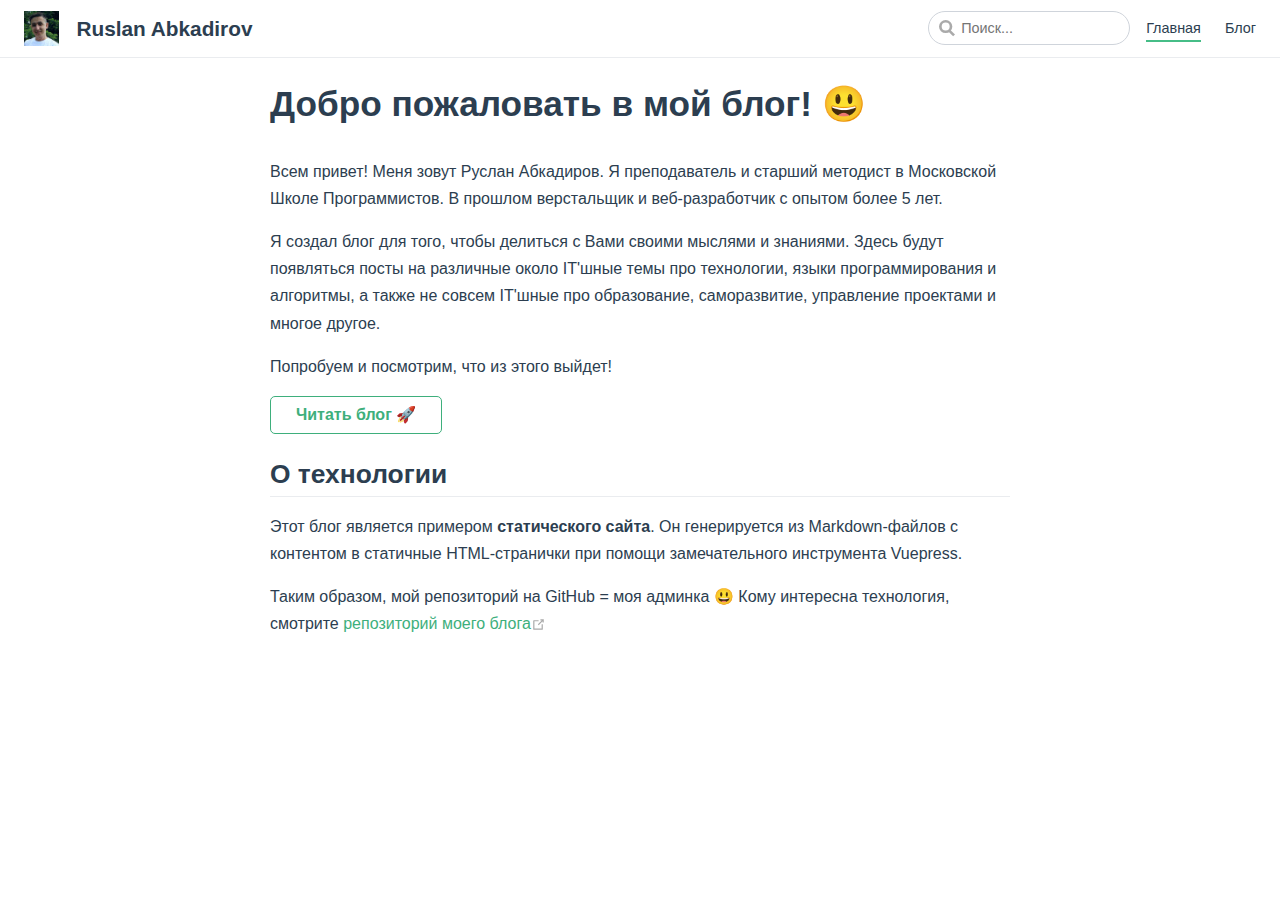
<file: index.html>
<!DOCTYPE html>
<html lang="ru-RUS">
  <head>
    <meta charset="utf-8">
    <meta name="viewport" content="width=device-width,initial-scale=1">
    <title>Блог Руслана Абкадирова | Ruslan Abkadirov</title>
    <meta name="generator" content="VuePress 1.5.3">
    
    <meta name="description" content="">
    <link rel="preload" href="/assets/css/0.styles.9faa13f7.css" as="style"><link rel="preload" href="/assets/js/app.e0f8e483.js" as="script"><link rel="preload" href="/assets/js/2.38768de1.js" as="script"><link rel="preload" href="/assets/js/9.965f1bf5.js" as="script"><link rel="preload" href="/assets/js/7.9e795867.js" as="script"><link rel="prefetch" href="/assets/js/10.96a0db3a.js"><link rel="prefetch" href="/assets/js/11.a0d58fa1.js"><link rel="prefetch" href="/assets/js/12.3100eaac.js"><link rel="prefetch" href="/assets/js/13.f8a4a9b4.js"><link rel="prefetch" href="/assets/js/3.f2996472.js"><link rel="prefetch" href="/assets/js/4.c9c7667d.js"><link rel="prefetch" href="/assets/js/5.aebfe6e4.js"><link rel="prefetch" href="/assets/js/6.8214ef63.js"><link rel="prefetch" href="/assets/js/8.aa73fa43.js">
    <link rel="stylesheet" href="/assets/css/0.styles.9faa13f7.css">
  </head>
  <body>
    <div id="app" data-server-rendered="true"><div class="theme-container no-sidebar"><header class="navbar"><div class="sidebar-button"><svg xmlns="http://www.w3.org/2000/svg" aria-hidden="true" role="img" viewBox="0 0 448 512" class="icon"><path fill="currentColor" d="M436 124H12c-6.627 0-12-5.373-12-12V80c0-6.627 5.373-12 12-12h424c6.627 0 12 5.373 12 12v32c0 6.627-5.373 12-12 12zm0 160H12c-6.627 0-12-5.373-12-12v-32c0-6.627 5.373-12 12-12h424c6.627 0 12 5.373 12 12v32c0 6.627-5.373 12-12 12zm0 160H12c-6.627 0-12-5.373-12-12v-32c0-6.627 5.373-12 12-12h424c6.627 0 12 5.373 12 12v32c0 6.627-5.373 12-12 12z"></path></svg></div> <a href="/" aria-current="page" class="home-link router-link-exact-active router-link-active"><img src="/logo.jpg" alt="Ruslan Abkadirov" class="logo"> <span class="site-name can-hide">Ruslan Abkadirov</span></a> <div class="links"><div class="search-box"><input aria-label="Search" autocomplete="off" spellcheck="false" value=""> <!----></div> <nav class="nav-links can-hide"><div class="nav-item"><a href="/" aria-current="page" class="nav-link router-link-exact-active router-link-active">
  Главная
</a></div><div class="nav-item"><a href="/posts/" class="nav-link">
  Блог
</a></div> <!----></nav></div></header> <div class="sidebar-mask"></div> <aside class="sidebar"><nav class="nav-links"><div class="nav-item"><a href="/" aria-current="page" class="nav-link router-link-exact-active router-link-active">
  Главная
</a></div><div class="nav-item"><a href="/posts/" class="nav-link">
  Блог
</a></div> <!----></nav>  <!----> </aside> <main class="page"> <div class="theme-default-content content__default"><h1 id="добро-пожаnовать-в-мой-бnог"><a href="#добро-пожаnовать-в-мой-бnог" class="header-anchor">#</a> Добро пожаловать в мой блог! 😃</h1> <p>Всем привет! Меня зовут Руслан Абкадиров. Я преподаватель и старший методист в Московской Школе Программистов. В прошлом верстальщик и веб-разработчик с опытом более 5 лет.</p> <p>Я создал блог для того, чтобы делиться с Вами своими мыслями и знаниями. Здесь будут появляться посты на различные около IT'шные темы про технологии, языки программирования и алгоритмы, а также не совсем IT'шные про образование, саморазвитие, управление проектами и многое другое.</p> <p>Попробуем и посмотрим, что из этого выйдет!</p> <a href="/posts" class="btn" data-v-5d7ab2ca>Читать блог 🚀</a> <h2 id="о-техноnогии"><a href="#о-техноnогии" class="header-anchor">#</a> О технологии</h2> <p>Этот блог является примером <strong>статического сайта</strong>. Он генерируется из Markdown-файлов с контентом в статичные HTML-странички при помощи замечательного инструмента Vuepress.</p> <p>Таким образом, мой репозиторий на GitHub = моя админка 😃 Кому интересна технология, смотрите <a href="https://github.com/Ruslanabk/blog" target="_blank" rel="noopener noreferrer">репозиторий моего блога<svg xmlns="http://www.w3.org/2000/svg" aria-hidden="true" x="0px" y="0px" viewBox="0 0 100 100" width="15" height="15" class="icon outbound"><path fill="currentColor" d="M18.8,85.1h56l0,0c2.2,0,4-1.8,4-4v-32h-8v28h-48v-48h28v-8h-32l0,0c-2.2,0-4,1.8-4,4v56C14.8,83.3,16.6,85.1,18.8,85.1z"></path> <polygon fill="currentColor" points="45.7,48.7 51.3,54.3 77.2,28.5 77.2,37.2 85.2,37.2 85.2,14.9 62.8,14.9 62.8,22.9 71.5,22.9"></polygon></svg></a></p> <div><script type="text/javascript">
   (function(m,e,t,r,i,k,a){m[i]=m[i]||function(){(m[i].a=m[i].a||[]).push(arguments)};
   m[i].l=1*new Date();k=e.createElement(t),a=e.getElementsByTagName(t)[0],k.async=1,k.src=r,a.parentNode.insertBefore(k,a)})
   (window, document, &quot;script&quot;, &quot;https://mc.yandex.ru/metrika/tag.js&quot;, &quot;ym&quot;);

   ym(66397087, &quot;init&quot;, {
        clickmap:true,
        trackLinks:true,
        accurateTrackBounce:true,
        webvisor:true
   });
</script> <noscript><div><img src="https://mc.yandex.ru/watch/66397087" alt style="position:absolute; left:-9999px;"></div></noscript></div></div> <footer class="page-edit"><!----> <!----></footer> <!----> </main></div><div class="global-ui"></div></div>
    <script src="/assets/js/app.e0f8e483.js" defer></script><script src="/assets/js/2.38768de1.js" defer></script><script src="/assets/js/9.965f1bf5.js" defer></script><script src="/assets/js/7.9e795867.js" defer></script>
  </body>
</html>
</file>
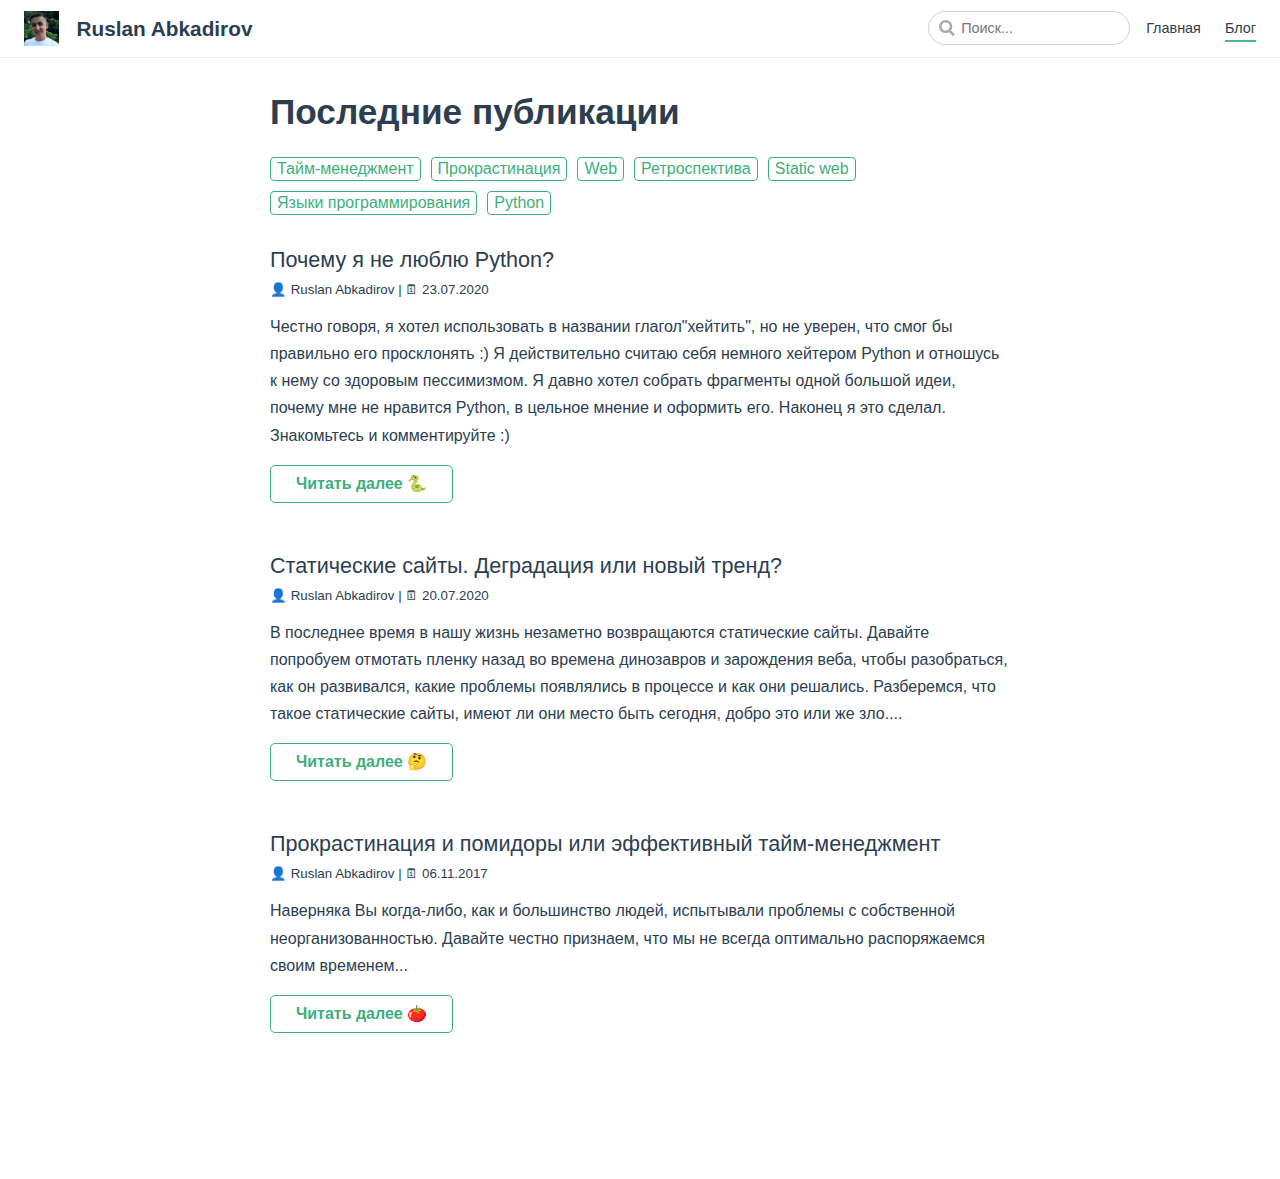
<file: posts/index.html>
<!DOCTYPE html>
<html lang="en-US">
  <head>
    <meta charset="utf-8">
    <meta name="viewport" content="width=device-width,initial-scale=1">
    <title>Последние статьи | Блог Руслана Абкадирова | Ruslan Abkadirov</title>
    <meta name="generator" content="VuePress 1.5.3">
    
    <meta name="description" content="">
    <link rel="preload" href="/assets/css/0.styles.9faa13f7.css" as="style"><link rel="preload" href="/assets/js/app.e0f8e483.js" as="script"><link rel="preload" href="/assets/js/2.38768de1.js" as="script"><link rel="preload" href="/assets/js/10.96a0db3a.js" as="script"><link rel="preload" href="/assets/js/3.f2996472.js" as="script"><link rel="prefetch" href="/assets/js/11.a0d58fa1.js"><link rel="prefetch" href="/assets/js/12.3100eaac.js"><link rel="prefetch" href="/assets/js/13.f8a4a9b4.js"><link rel="prefetch" href="/assets/js/4.c9c7667d.js"><link rel="prefetch" href="/assets/js/5.aebfe6e4.js"><link rel="prefetch" href="/assets/js/6.8214ef63.js"><link rel="prefetch" href="/assets/js/7.9e795867.js"><link rel="prefetch" href="/assets/js/8.aa73fa43.js"><link rel="prefetch" href="/assets/js/9.965f1bf5.js">
    <link rel="stylesheet" href="/assets/css/0.styles.9faa13f7.css">
  </head>
  <body>
    <div id="app" data-server-rendered="true"><div class="theme-container no-sidebar"><header class="navbar"><div class="sidebar-button"><svg xmlns="http://www.w3.org/2000/svg" aria-hidden="true" role="img" viewBox="0 0 448 512" class="icon"><path fill="currentColor" d="M436 124H12c-6.627 0-12-5.373-12-12V80c0-6.627 5.373-12 12-12h424c6.627 0 12 5.373 12 12v32c0 6.627-5.373 12-12 12zm0 160H12c-6.627 0-12-5.373-12-12v-32c0-6.627 5.373-12 12-12h424c6.627 0 12 5.373 12 12v32c0 6.627-5.373 12-12 12zm0 160H12c-6.627 0-12-5.373-12-12v-32c0-6.627 5.373-12 12-12h424c6.627 0 12 5.373 12 12v32c0 6.627-5.373 12-12 12z"></path></svg></div> <a href="/" class="home-link router-link-active"><img src="/logo.jpg" alt="Ruslan Abkadirov" class="logo"> <span class="site-name can-hide">Ruslan Abkadirov</span></a> <div class="links"><div class="search-box"><input aria-label="Search" autocomplete="off" spellcheck="false" value=""> <!----></div> <nav class="nav-links can-hide"><div class="nav-item"><a href="/" class="nav-link">
  Главная
</a></div><div class="nav-item"><a href="/posts/" aria-current="page" class="nav-link router-link-exact-active router-link-active">
  Блог
</a></div> <!----></nav></div></header> <div class="sidebar-mask"></div> <aside class="sidebar"><nav class="nav-links"><div class="nav-item"><a href="/" class="nav-link">
  Главная
</a></div><div class="nav-item"><a href="/posts/" aria-current="page" class="nav-link router-link-exact-active router-link-active">
  Блог
</a></div> <!----></nav>  <!----> </aside> <main class="page"> <div class="theme-default-content content__default"><div data-v-186e10ce><h1 data-v-186e10ce>Последние публикации</h1> <div data-v-186e10ce><div data-v-186e10ce><label class="tag" data-v-186e10ce><input type="checkbox" value="Тайм-менеджмент" data-v-186e10ce> Тайм-менеджмент
      </label><label class="tag" data-v-186e10ce><input type="checkbox" value="Прокрастинация" data-v-186e10ce> Прокрастинация
      </label><label class="tag" data-v-186e10ce><input type="checkbox" value="Web" data-v-186e10ce> Web
      </label><label class="tag" data-v-186e10ce><input type="checkbox" value="Ретроспектива" data-v-186e10ce> Ретроспектива
      </label><label class="tag" data-v-186e10ce><input type="checkbox" value="Static web" data-v-186e10ce> Static web
      </label><label class="tag" data-v-186e10ce><input type="checkbox" value="Языки программирования" data-v-186e10ce> Языки программирования
      </label><label class="tag" data-v-186e10ce><input type="checkbox" value="Python" data-v-186e10ce> Python
      </label></div></div> <div class="preview-container" data-v-186e10ce><h3 class="preview-title" data-v-186e10ce><a href="/posts/why-i-hate-python.html" data-v-186e10ce>Почему я не люблю Python?</a></h3> <small class="preview-info" data-v-186e10ce>👤 Ruslan Abkadirov | 🗓 23.07.2020</small> <p data-v-186e10ce>Честно говоря, я хотел использовать в названии глагол&quot;хейтить&quot;, но не уверен, что смог бы правильно его просклонять :) Я действительно считаю себя немного хейтером Python и отношусь к нему со здоровым пессимизмом. Я давно хотел собрать фрагменты одной большой идеи, почему мне не нравится Python, в цельное мнение и оформить его. Наконец я это сделал. Знакомьтесь и комментируйте :)</p> <p data-v-186e10ce><a href="/posts/why-i-hate-python.html" class="btn" data-v-5d7ab2ca data-v-186e10ce>Читать далее 🐍</a></p></div><div class="preview-container" data-v-186e10ce><h3 class="preview-title" data-v-186e10ce><a href="/posts/static-web.html" data-v-186e10ce>Статические сайты. Деградация или новый тренд?</a></h3> <small class="preview-info" data-v-186e10ce>👤 Ruslan Abkadirov | 🗓 20.07.2020</small> <p data-v-186e10ce>В последнее время в нашу жизнь незаметно возвращаются статические сайты. Давайте попробуем отмотать пленку назад во времена динозавров и зарождения веба, чтобы разобраться, как он развивался, какие проблемы появлялись в процессе и как они решались. Разберемся, что такое статические сайты, имеют ли они место быть сегодня, добро это или же зло....</p> <p data-v-186e10ce><a href="/posts/static-web.html" class="btn" data-v-5d7ab2ca data-v-186e10ce>Читать далее 🤔</a></p></div><div class="preview-container" data-v-186e10ce><h3 class="preview-title" data-v-186e10ce><a href="/posts/pomodoro.html" data-v-186e10ce>Прокрастинация и помидоры или эффективный тайм-менеджмент</a></h3> <small class="preview-info" data-v-186e10ce>👤 Ruslan Abkadirov | 🗓 06.11.2017</small> <p data-v-186e10ce>Наверняка Вы когда-либо, как и большинство людей, испытывали проблемы с собственной неорганизованностью. Давайте честно признаем, что мы не всегда оптимально распоряжаемся своим временем...</p> <p data-v-186e10ce><a href="/posts/pomodoro.html" class="btn" data-v-5d7ab2ca data-v-186e10ce>Читать далее 🍅</a></p></div></div></div> <footer class="page-edit"><!----> <!----></footer> <!----> </main></div><div class="global-ui"></div></div>
    <script src="/assets/js/app.e0f8e483.js" defer></script><script src="/assets/js/2.38768de1.js" defer></script><script src="/assets/js/10.96a0db3a.js" defer></script><script src="/assets/js/3.f2996472.js" defer></script>
  </body>
</html>
</file>
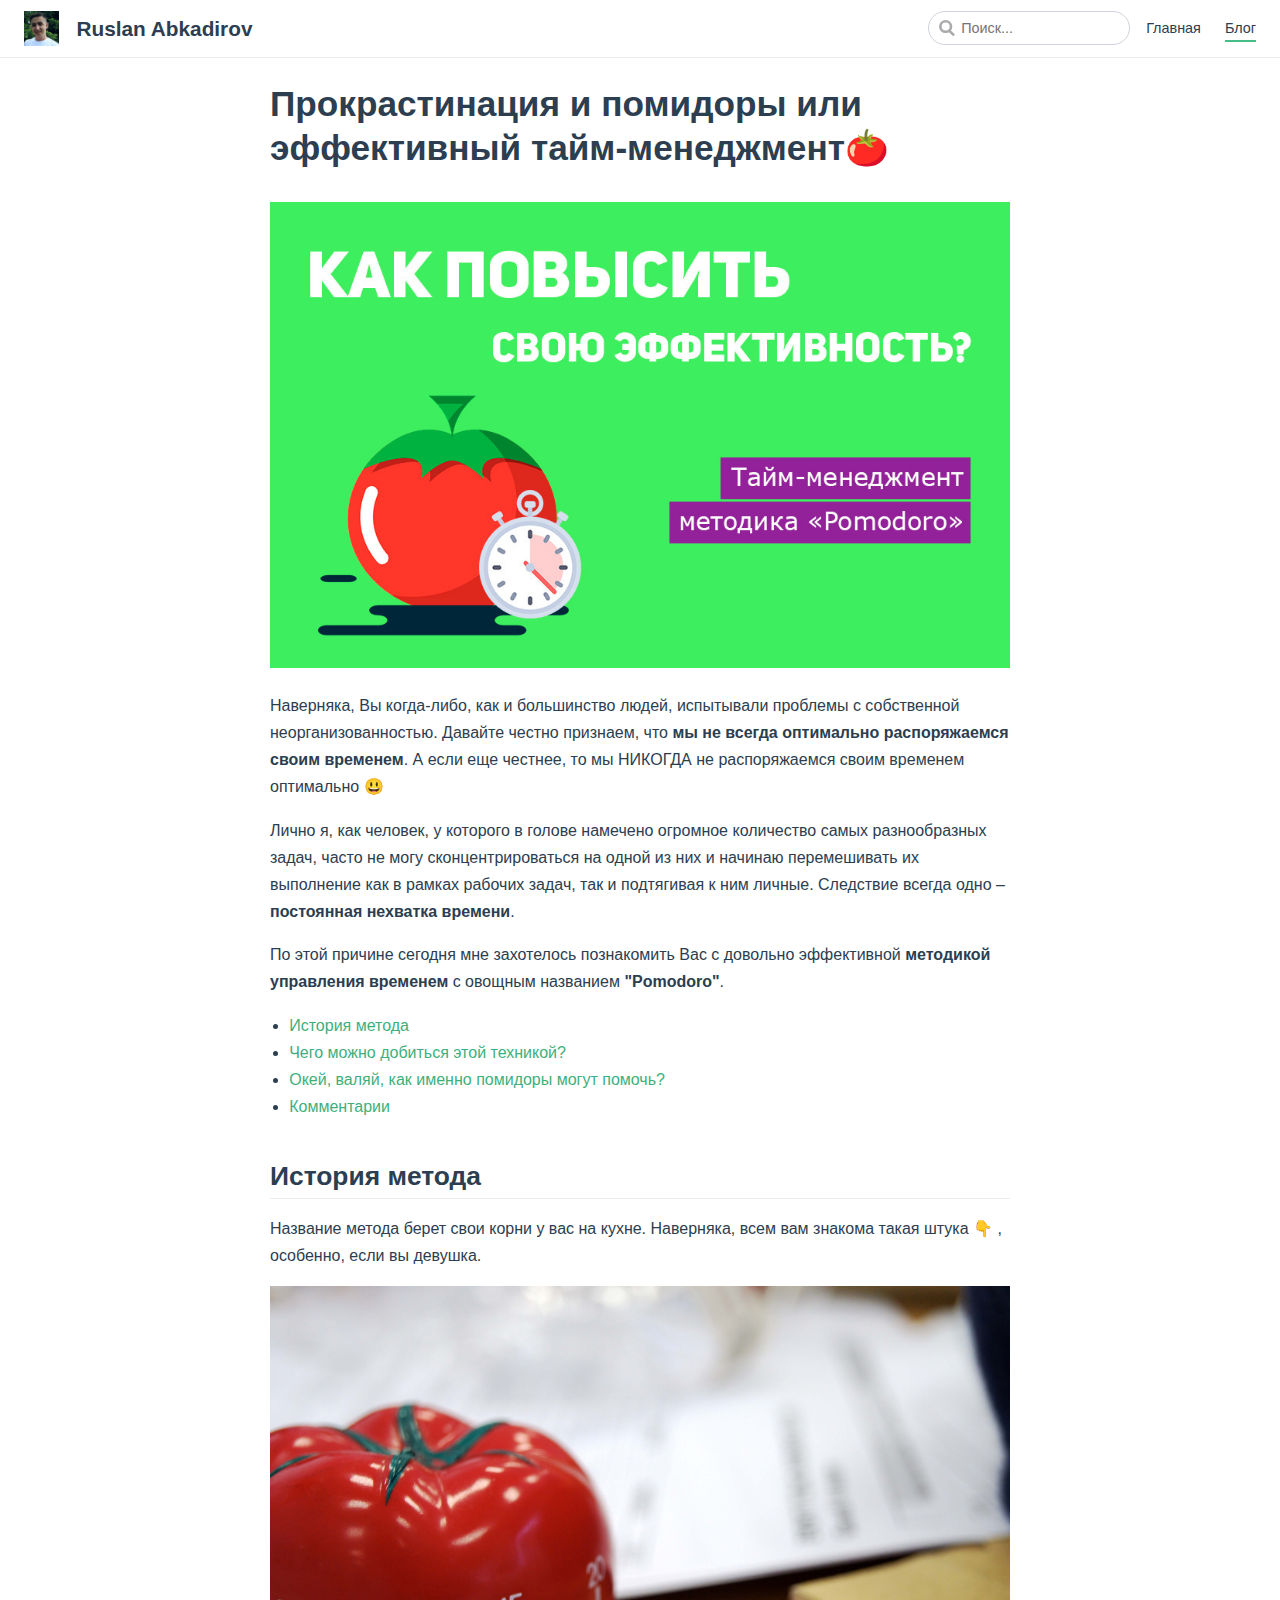
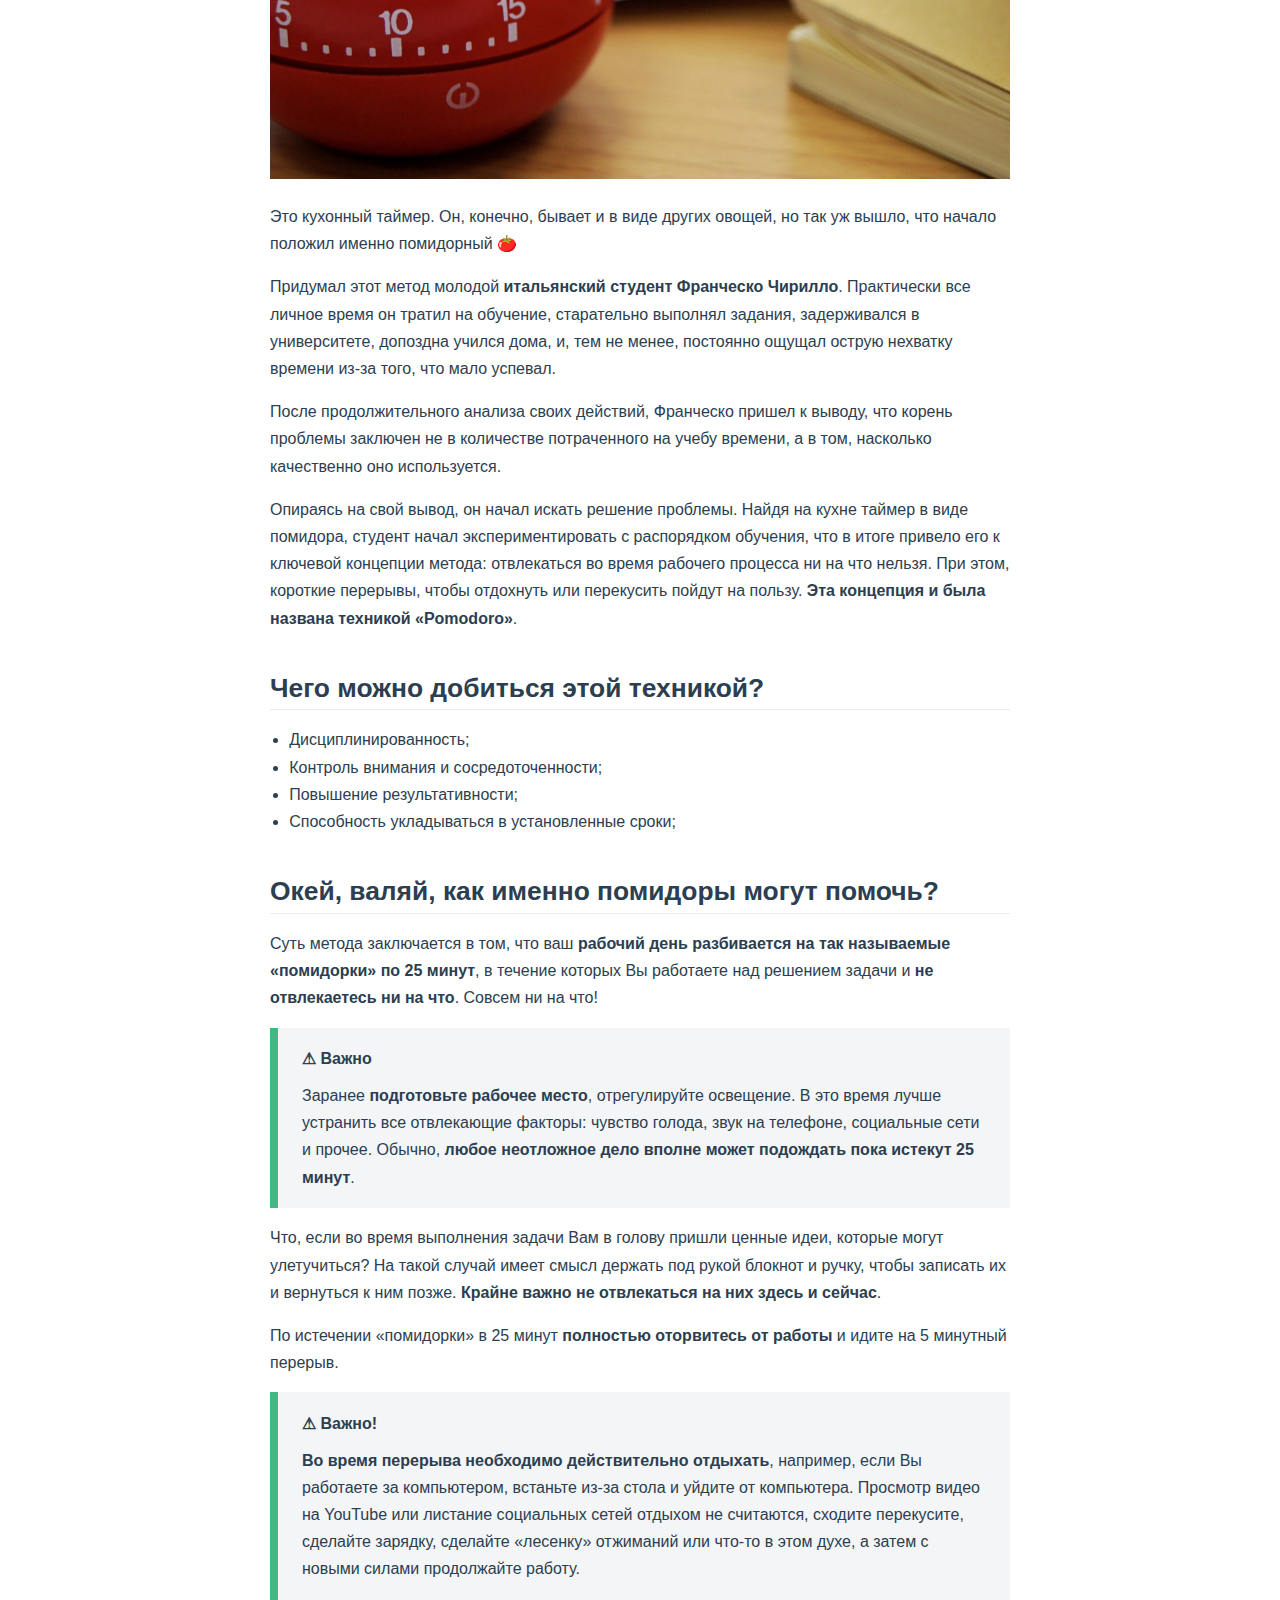
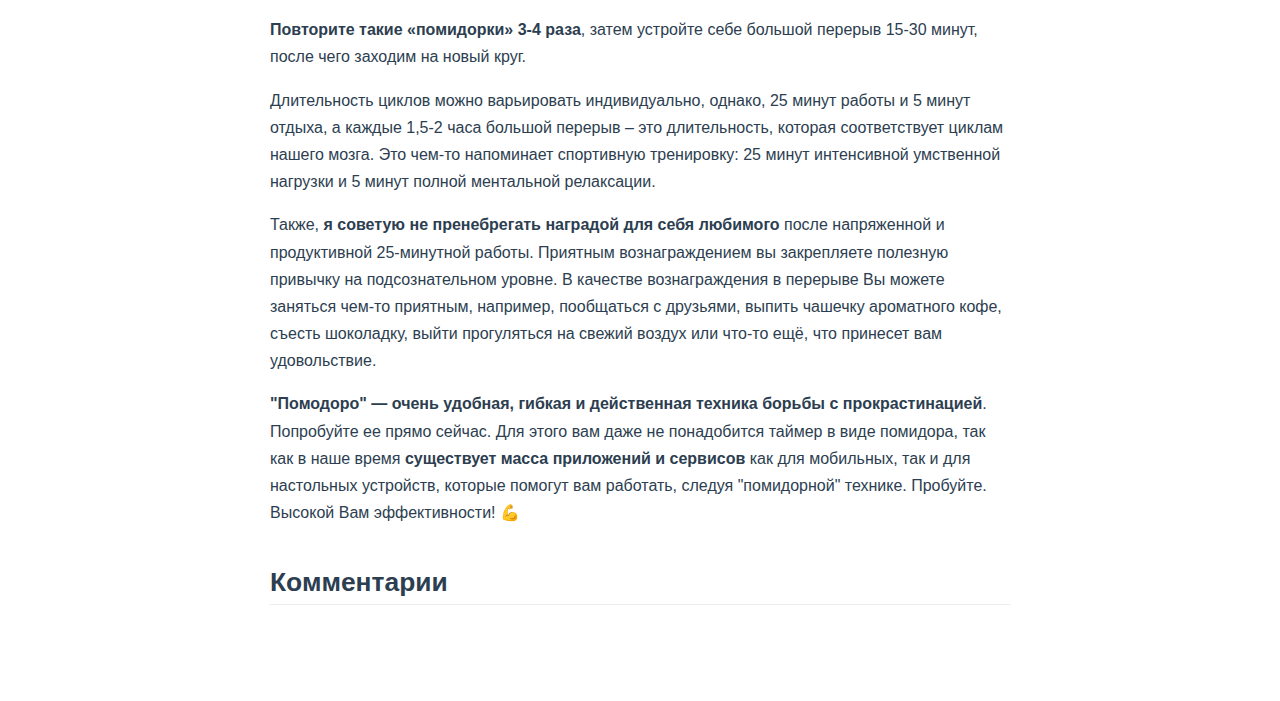
<file: posts/pomodoro.html>
<!DOCTYPE html>
<html lang="en-US">
  <head>
    <meta charset="utf-8">
    <meta name="viewport" content="width=device-width,initial-scale=1">
    <title>Прокрастинация и помидоры или эффективный тайм-менеджмент | Ruslan Abkadirov</title>
    <meta name="generator" content="VuePress 1.5.3">
    
    <meta name="description" content="Наверняка Вы когда-либо, как и большинство людей, испытывали проблемы с собственной неорганизованностью. Давайте честно признаем, что мы не всегда оптимально распоряжаемся своим временем...">
    <link rel="preload" href="/assets/css/0.styles.9faa13f7.css" as="style"><link rel="preload" href="/assets/js/app.e0f8e483.js" as="script"><link rel="preload" href="/assets/js/2.38768de1.js" as="script"><link rel="preload" href="/assets/js/11.a0d58fa1.js" as="script"><link rel="preload" href="/assets/js/6.8214ef63.js" as="script"><link rel="prefetch" href="/assets/js/10.96a0db3a.js"><link rel="prefetch" href="/assets/js/12.3100eaac.js"><link rel="prefetch" href="/assets/js/13.f8a4a9b4.js"><link rel="prefetch" href="/assets/js/3.f2996472.js"><link rel="prefetch" href="/assets/js/4.c9c7667d.js"><link rel="prefetch" href="/assets/js/5.aebfe6e4.js"><link rel="prefetch" href="/assets/js/7.9e795867.js"><link rel="prefetch" href="/assets/js/8.aa73fa43.js"><link rel="prefetch" href="/assets/js/9.965f1bf5.js">
    <link rel="stylesheet" href="/assets/css/0.styles.9faa13f7.css">
  </head>
  <body>
    <div id="app" data-server-rendered="true"><div class="theme-container no-sidebar"><header class="navbar"><div class="sidebar-button"><svg xmlns="http://www.w3.org/2000/svg" aria-hidden="true" role="img" viewBox="0 0 448 512" class="icon"><path fill="currentColor" d="M436 124H12c-6.627 0-12-5.373-12-12V80c0-6.627 5.373-12 12-12h424c6.627 0 12 5.373 12 12v32c0 6.627-5.373 12-12 12zm0 160H12c-6.627 0-12-5.373-12-12v-32c0-6.627 5.373-12 12-12h424c6.627 0 12 5.373 12 12v32c0 6.627-5.373 12-12 12zm0 160H12c-6.627 0-12-5.373-12-12v-32c0-6.627 5.373-12 12-12h424c6.627 0 12 5.373 12 12v32c0 6.627-5.373 12-12 12z"></path></svg></div> <a href="/" class="home-link router-link-active"><img src="/logo.jpg" alt="Ruslan Abkadirov" class="logo"> <span class="site-name can-hide">Ruslan Abkadirov</span></a> <div class="links"><div class="search-box"><input aria-label="Search" autocomplete="off" spellcheck="false" value=""> <!----></div> <nav class="nav-links can-hide"><div class="nav-item"><a href="/" class="nav-link">
  Главная
</a></div><div class="nav-item"><a href="/posts/" class="nav-link router-link-active">
  Блог
</a></div> <!----></nav></div></header> <div class="sidebar-mask"></div> <aside class="sidebar"><nav class="nav-links"><div class="nav-item"><a href="/" class="nav-link">
  Главная
</a></div><div class="nav-item"><a href="/posts/" class="nav-link router-link-active">
  Блог
</a></div> <!----></nav>  <!----> </aside> <main class="page"> <div class="theme-default-content content__default"><h1 id="frontmatter-title-frontmatter-emoji"><a href="#frontmatter-title-frontmatter-emoji" class="header-anchor">#</a> Прокрастинация и помидоры или эффективный тайм-менеджмент🍅</h1> <p><img src="/illustrations/pomodoro/pomodoro.jpg" alt="Обложка статьи &quot;Прокрастинация и помидоры или эффективный тайм-менеджмент&quot;"></p> <p>Наверняка, Вы когда-либо, как и большинство людей, испытывали проблемы с собственной неорганизованностью. Давайте честно признаем, что <strong>мы не всегда оптимально распоряжаемся своим временем</strong>. А если еще честнее, то мы НИКОГДА не распоряжаемся своим временем оптимально 😃</p> <p>Лично я, как человек, у которого в голове намечено огромное количество самых разнообразных задач, часто не могу сконцентрироваться на одной из них и начинаю перемешивать их выполнение как в рамках рабочих задач, так и подтягивая к ним личные. Следствие всегда одно – <strong>постоянная нехватка времени</strong>.</p> <p>По этой причине сегодня мне захотелось познакомить Вас с довольно эффективной <strong>методикой управления временем</strong> с овощным названием <strong>&quot;Pomodoro&quot;</strong>.</p> <p></p><div class="table-of-contents"><ul><li><a href="#история-метода">История метода</a></li><li><a href="#чего-можно-добиться-этой-техникой">Чего можно добиться этой техникой?</a></li><li><a href="#окей-ваnяй-как-именно-помидоры-могут-помочь">Окей, валяй, как именно помидоры могут помочь?</a></li><li><a href="#комментарии">Комментарии</a></li></ul></div><p></p> <h2 id="история-метода"><a href="#история-метода" class="header-anchor">#</a> История метода</h2> <p>Название метода берет свои корни у вас на кухне. Наверняка, всем вам знакома такая штука 👇 , особенно, если вы девушка.</p> <p><img src="/illustrations/pomodoro/pomodoro-timer.jpg" alt="Кухонный таймер в виде помидора" title="Кухонный таймер в виде помидора"></p> <p>Это кухонный таймер. Он, конечно, бывает и в виде других овощей, но так уж вышло, что начало положил именно помидорный 🍅</p> <p>Придумал этот метод молодой <strong>итальянский студент Франческо Чирилло</strong>. Практически все личное время он тратил на обучение, старательно выполнял задания, задерживался в университете, допоздна учился дома, и, тем не менее, постоянно ощущал острую нехватку времени из-за того, что мало успевал.</p> <p>После продолжительного анализа своих действий, Франческо пришел к выводу, что корень проблемы заключен не в количестве потраченного на учебу времени, а в том, насколько качественно оно используется.</p> <p>Опираясь на свой вывод, он начал искать решение проблемы. Найдя на кухне таймер в виде помидора, студент начал экспериментировать с распорядком обучения, что в итоге привело его к ключевой концепции метода: отвлекаться во время рабочего процесса ни на что нельзя. При этом, короткие перерывы, чтобы отдохнуть или перекусить пойдут на пользу. <strong>Эта концепция и была названа техникой «Pomodoro»</strong>.</p> <h2 id="чего-можно-добиться-этой-техникой"><a href="#чего-можно-добиться-этой-техникой" class="header-anchor">#</a> Чего можно добиться этой техникой?</h2> <ul><li>Дисциплинированность;</li> <li>Контроль внимания и сосредоточенности;</li> <li>Повышение результативности;</li> <li>Способность укладываться в установленные сроки;</li></ul> <h2 id="окей-ваnяй-как-именно-помидоры-могут-помочь"><a href="#окей-ваnяй-как-именно-помидоры-могут-помочь" class="header-anchor">#</a> Окей, валяй, как именно помидоры могут помочь?</h2> <p>Суть метода заключается в том, что ваш <strong>рабочий день разбивается на так называемые «помидорки» по 25 минут</strong>, в течение которых Вы работаете над решением задачи и <strong>не отвлекаетесь ни на что</strong>. Совсем ни на что!</p> <div class="custom-block tip"><p class="custom-block-title">⚠ Важно</p> <p>Заранее <strong>подготовьте рабочее место</strong>, отрегулируйте освещение. В это время лучше устранить все отвлекающие факторы: чувство голода, звук на телефоне, социальные сети и прочее. Обычно, <strong>любое неотложное дело вполне может подождать пока истекут 25 минут</strong>.</p></div> <p>Что, если во время выполнения задачи Вам в голову пришли ценные идеи, которые могут улетучиться? На такой случай имеет смысл держать под рукой блокнот и ручку, чтобы записать их и вернуться к ним позже. <strong>Крайне важно не отвлекаться на них здесь и сейчас</strong>.</p> <p>По истечении «помидорки» в 25 минут <strong>полностью оторвитесь от работы</strong> и идите на 5 минутный перерыв.</p> <div class="custom-block tip"><p class="custom-block-title">⚠ Важно!</p> <p><strong>Во время перерыва необходимо действительно отдыхать</strong>, например, если Вы работаете за компьютером, встаньте из-за стола и уйдите от компьютера. Просмотр видео на YouTube или листание социальных сетей отдыхом не считаются, сходите перекусите, сделайте зарядку, сделайте «лесенку» отжиманий или что-то в этом духе, а затем с новыми силами продолжайте работу.</p></div> <p><strong>Повторите такие «помидорки» 3-4 раза</strong>, затем устройте себе большой перерыв 15-30 минут, после чего заходим на новый круг.</p> <p>Длительность циклов можно варьировать индивидуально, однако, 25 минут работы и 5 минут отдыха, а каждые 1,5-2 часа большой перерыв – это длительность, которая соответствует циклам нашего мозга. Это чем-то напоминает спортивную тренировку: 25 минут интенсивной умственной нагрузки и 5 минут полной ментальной релаксации.</p> <p>Также, <strong>я советую не пренебрегать наградой для себя любимого</strong> после напряженной и продуктивной 25-минутной работы. Приятным вознаграждением вы закрепляете полезную привычку на подсознательном уровне. В качестве вознаграждения в перерыве Вы можете заняться чем-то приятным, например, пообщаться с друзьями, выпить чашечку ароматного кофе, съесть шоколадку, выйти прогуляться на свежий воздух или что-то ещё, что принесет вам удовольствие.</p> <p><strong>&quot;Помодоро&quot; — очень удобная, гибкая и действенная техника борьбы с прокрастинацией</strong>. Попробуйте ее прямо сейчас. Для этого вам даже не понадобится таймер в виде помидора, так как в наше время <strong>существует масса приложений и сервисов</strong> как для мобильных, так и для настольных устройств, которые помогут вам работать, следуя &quot;помидорной&quot; технике. Пробуйте. Высокой Вам эффективности! 💪</p> <h2 id="комментарии"><a href="#комментарии" class="header-anchor">#</a> Комментарии</h2> <div><div id="graphcomment"></div> <script type="text/javascript">

  /* - - - CONFIGURATION VARIABLES - - - */

  // make sure the id is yours
  window.gc_params = {
    graphcomment_id: 'My-personal-blog',

    // if your website has a fixed header, indicate it's height in pixels
    fixed_header_height: 0,
  };

  /* - - - DON'T EDIT BELOW THIS LINE - - - */

  
  (function() {
    var gc = document.createElement('script'); gc.type = 'text/javascript'; gc.async = true;
    gc.src = 'https://graphcomment.com/js/integration.js?' + Math.round(Math.random() * 1e8);
    (document.getElementsByTagName('head')[0] || document.getElementsByTagName('body')[0]).appendChild(gc);
  })();

</script></div></div> <footer class="page-edit"><!----> <!----></footer> <!----> </main></div><div class="global-ui"></div></div>
    <script src="/assets/js/app.e0f8e483.js" defer></script><script src="/assets/js/2.38768de1.js" defer></script><script src="/assets/js/11.a0d58fa1.js" defer></script><script src="/assets/js/6.8214ef63.js" defer></script>
  </body>
</html>
</file>
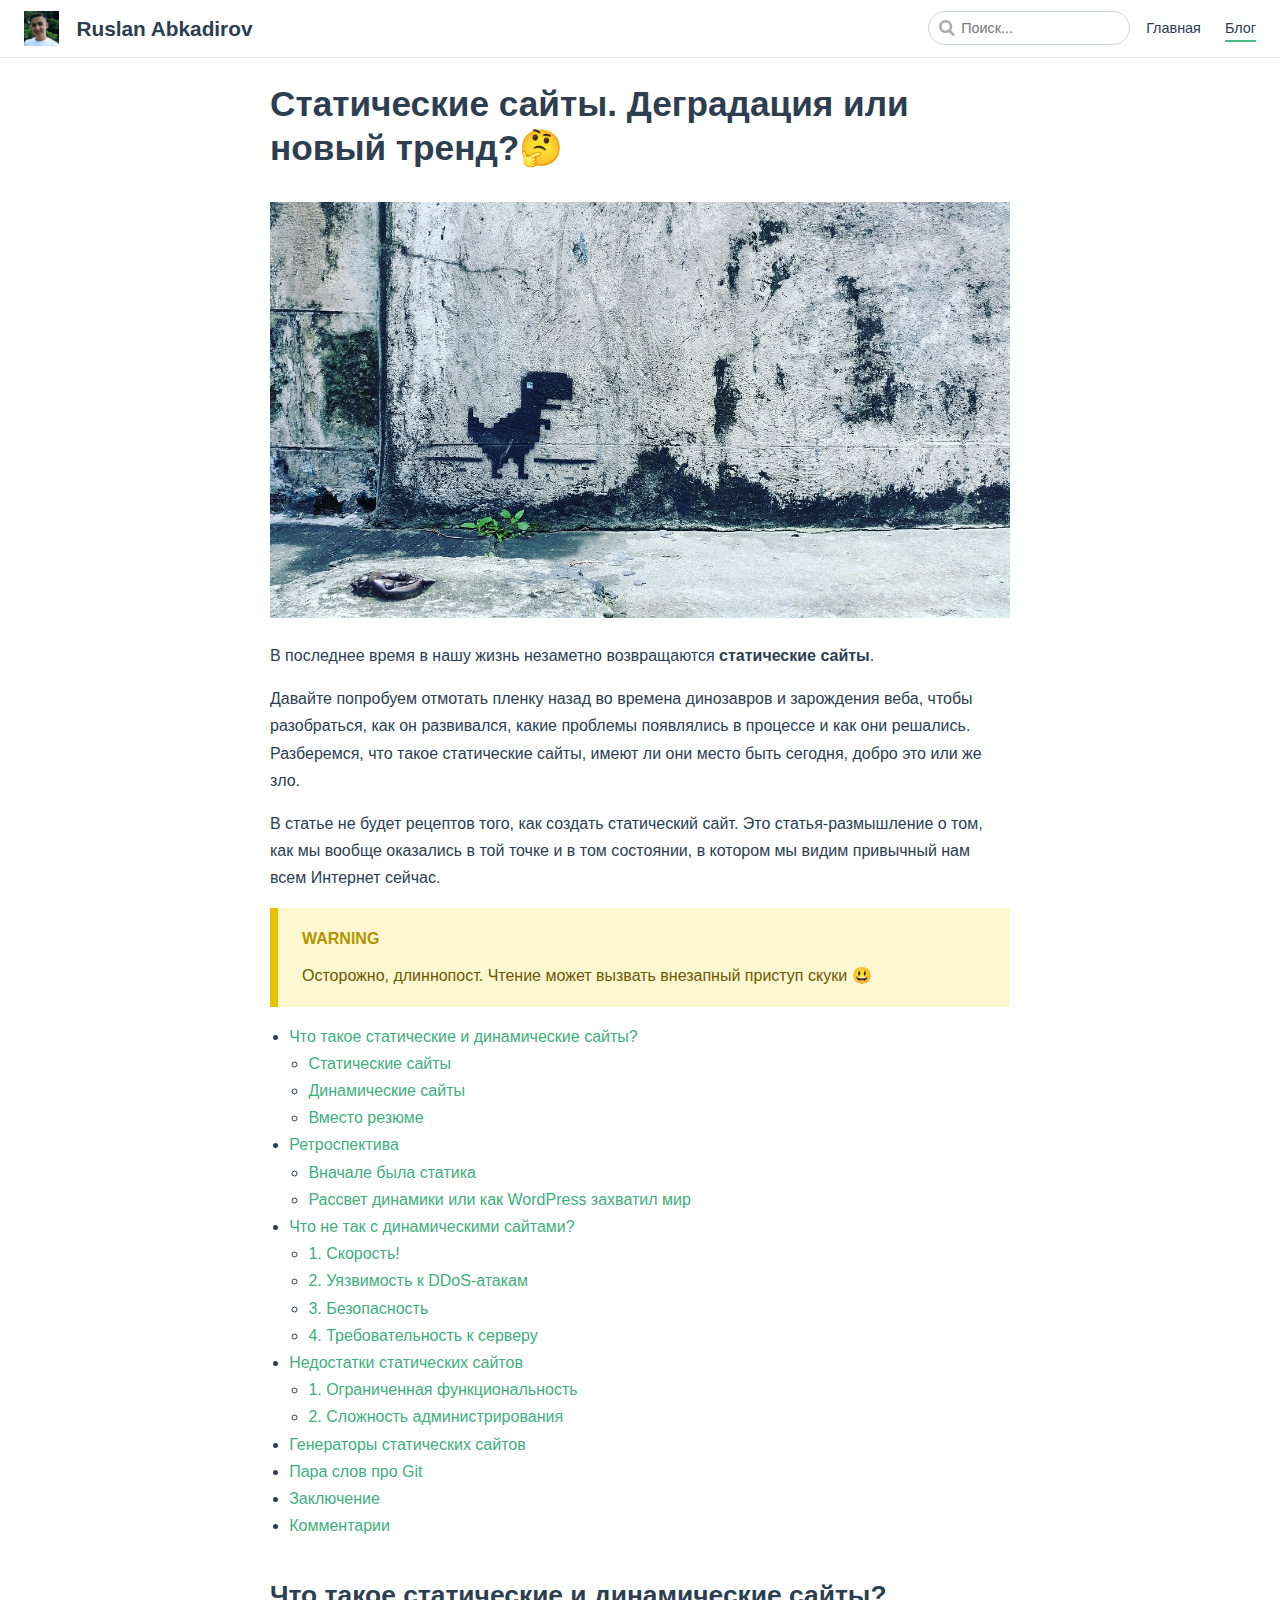
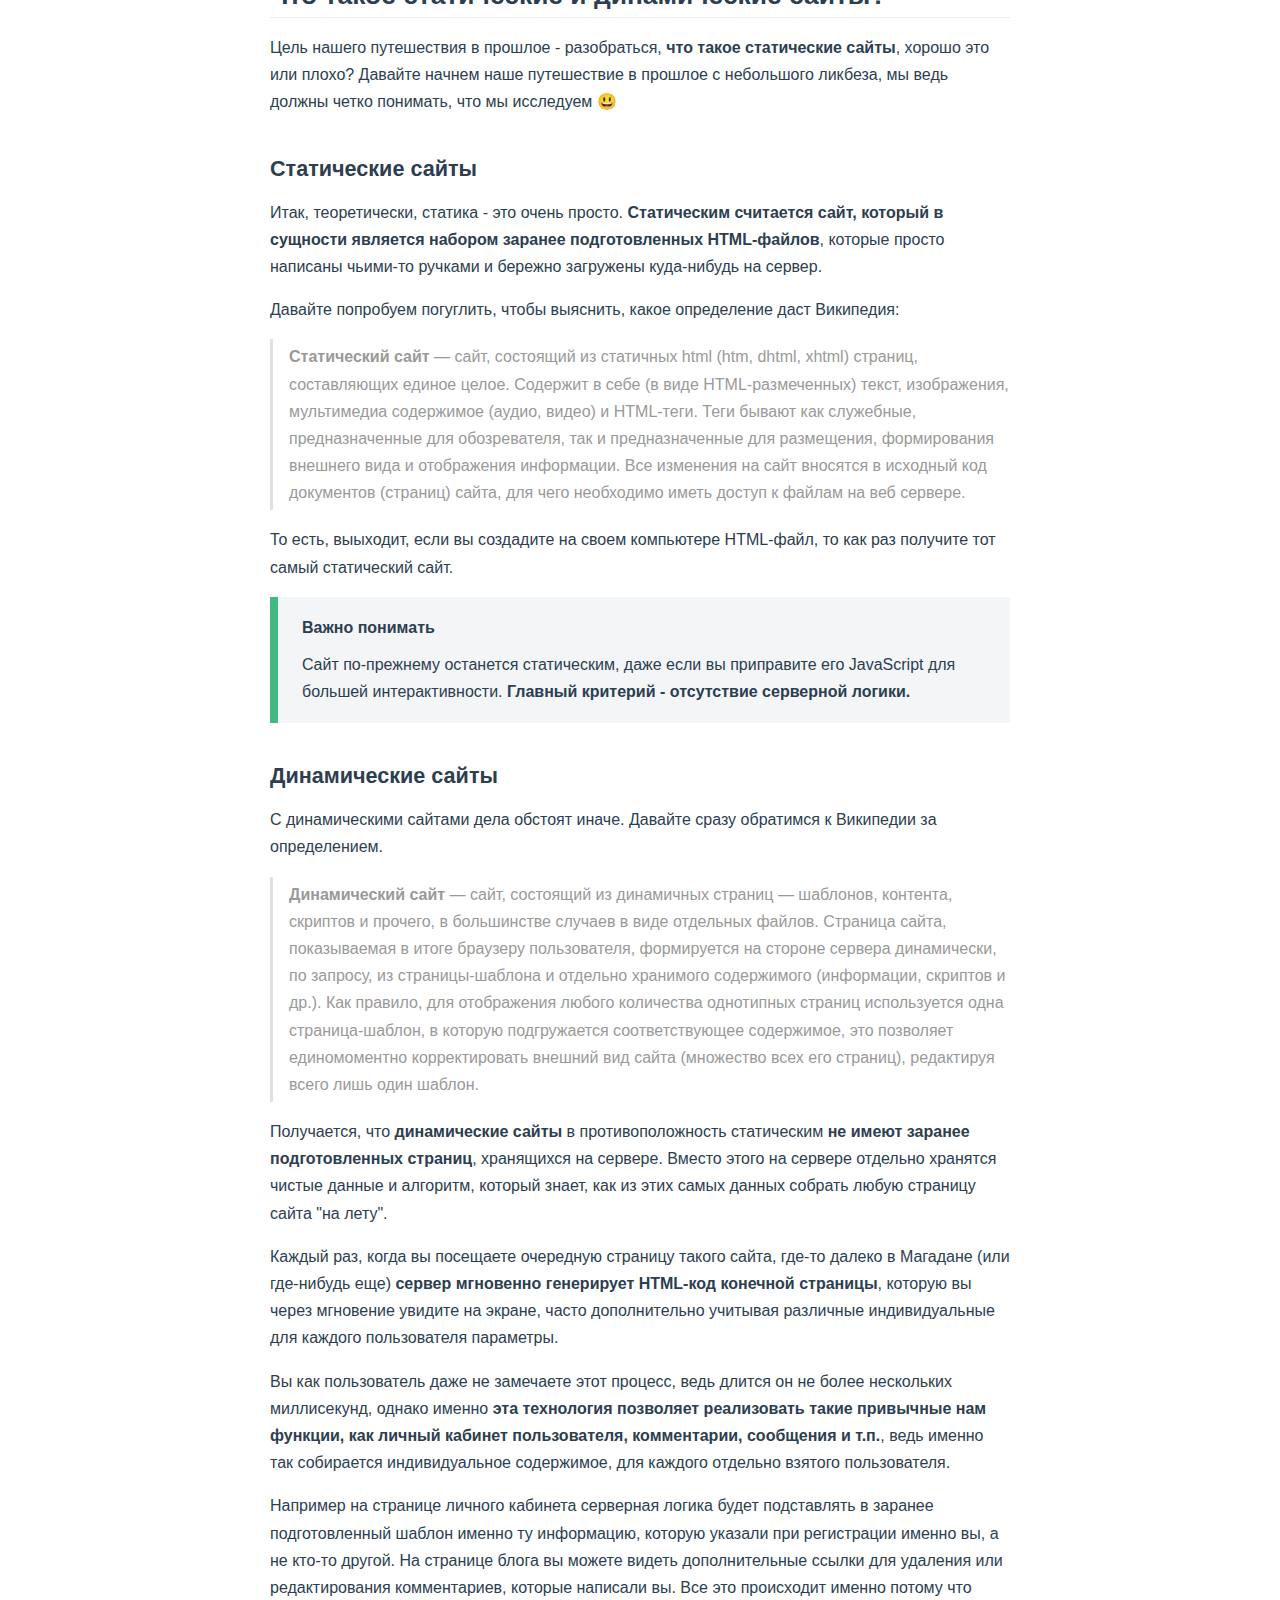
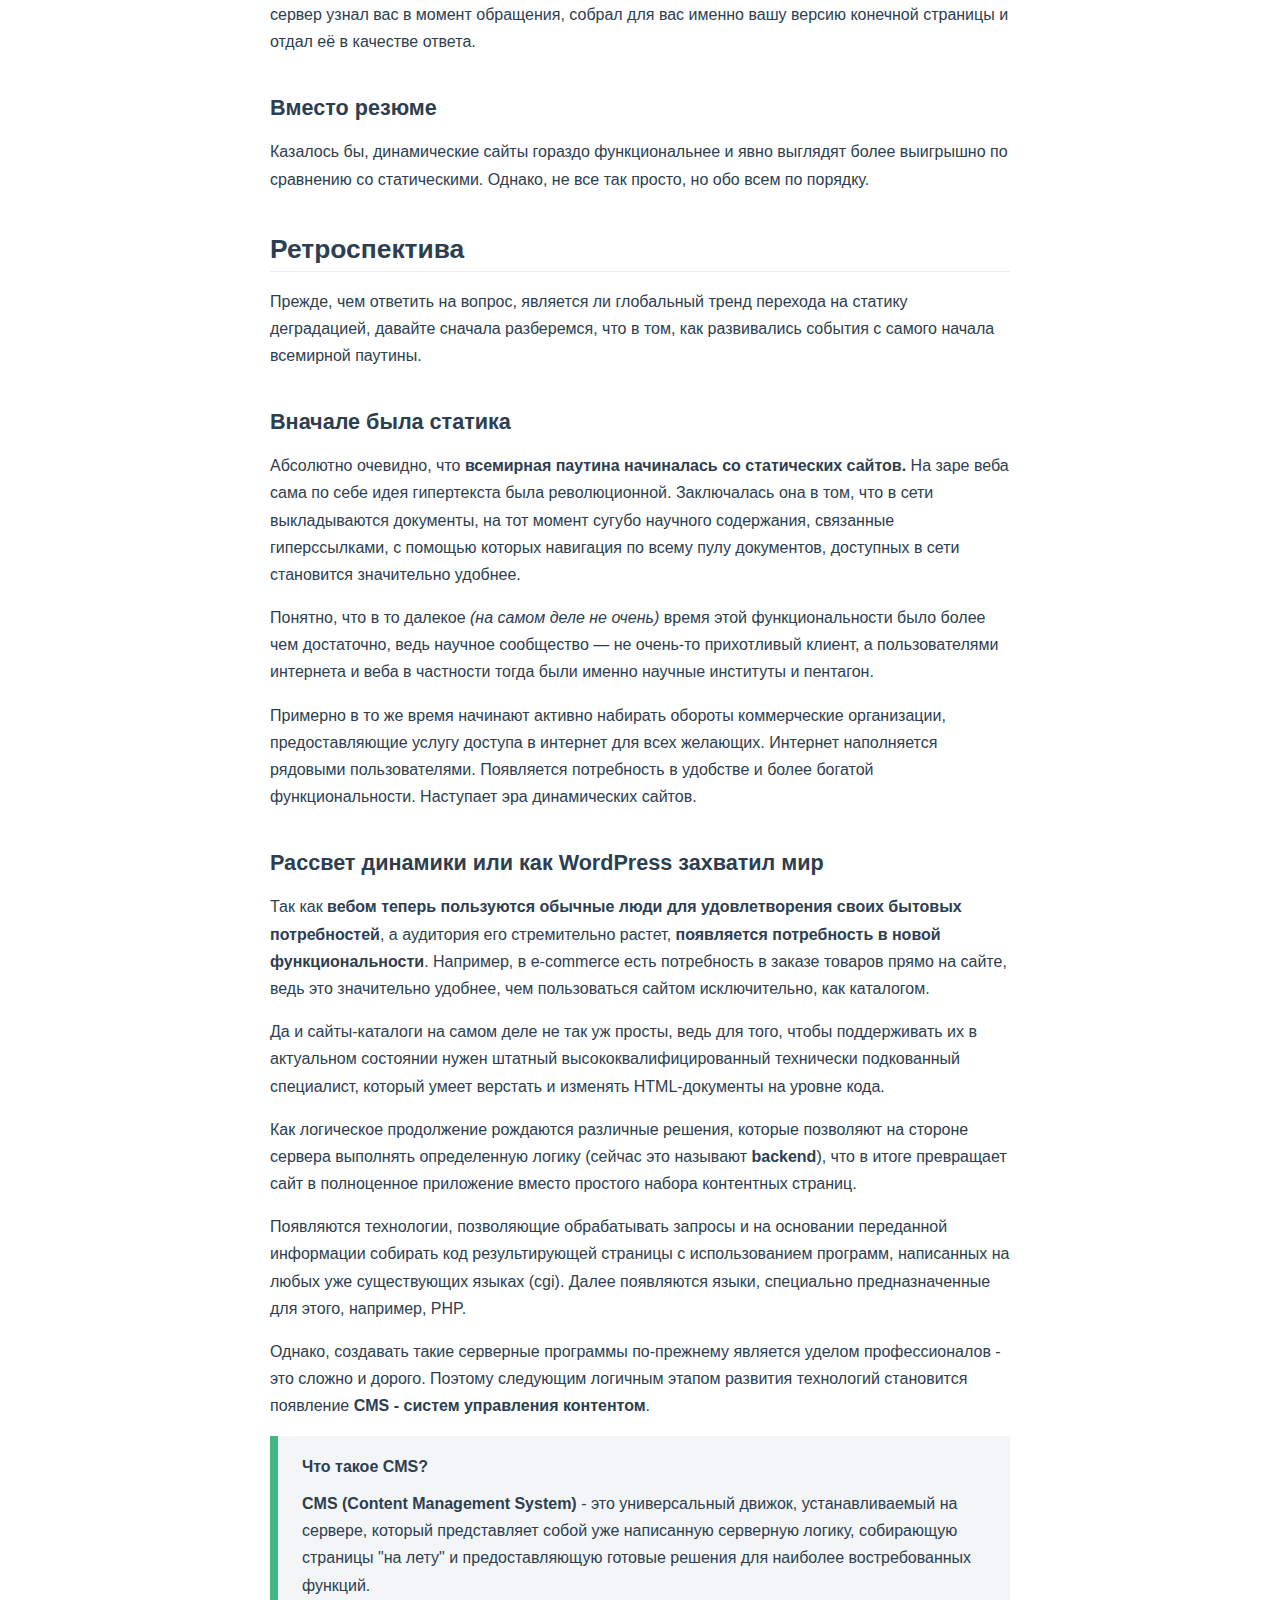
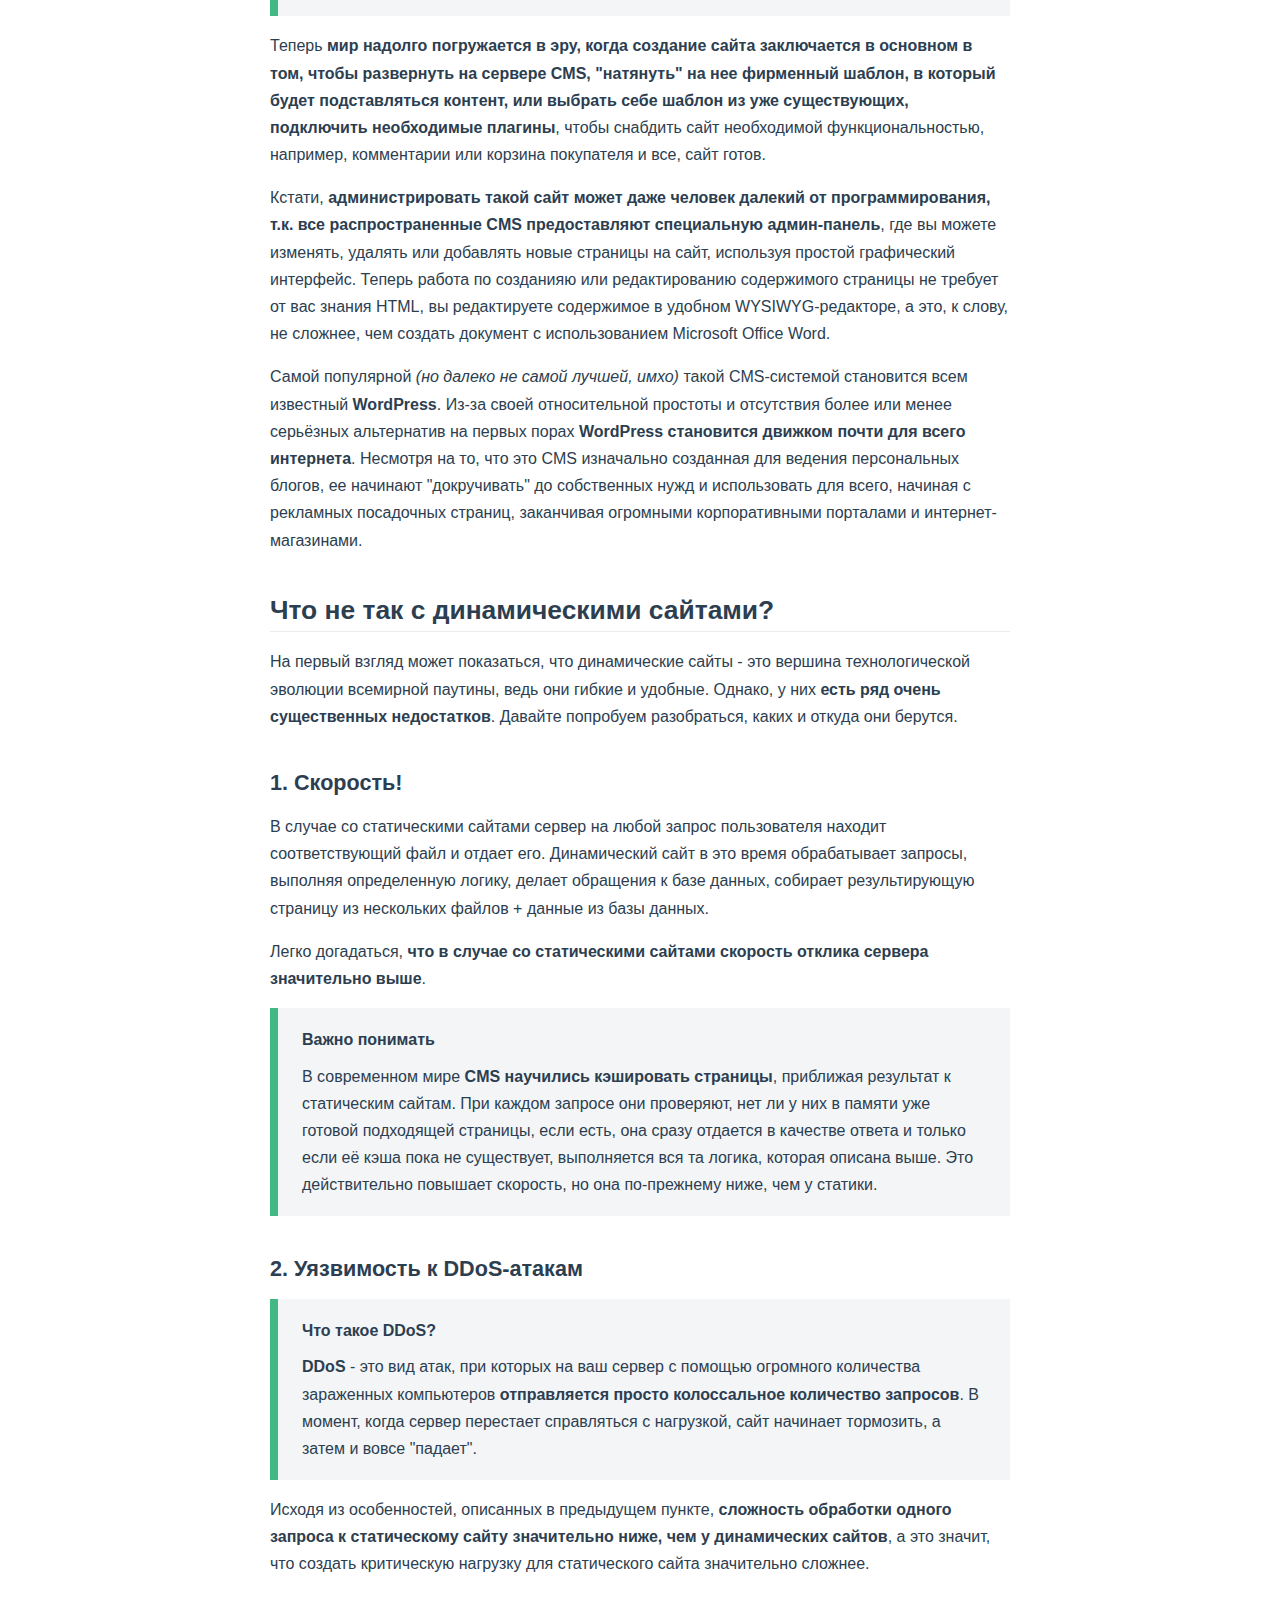
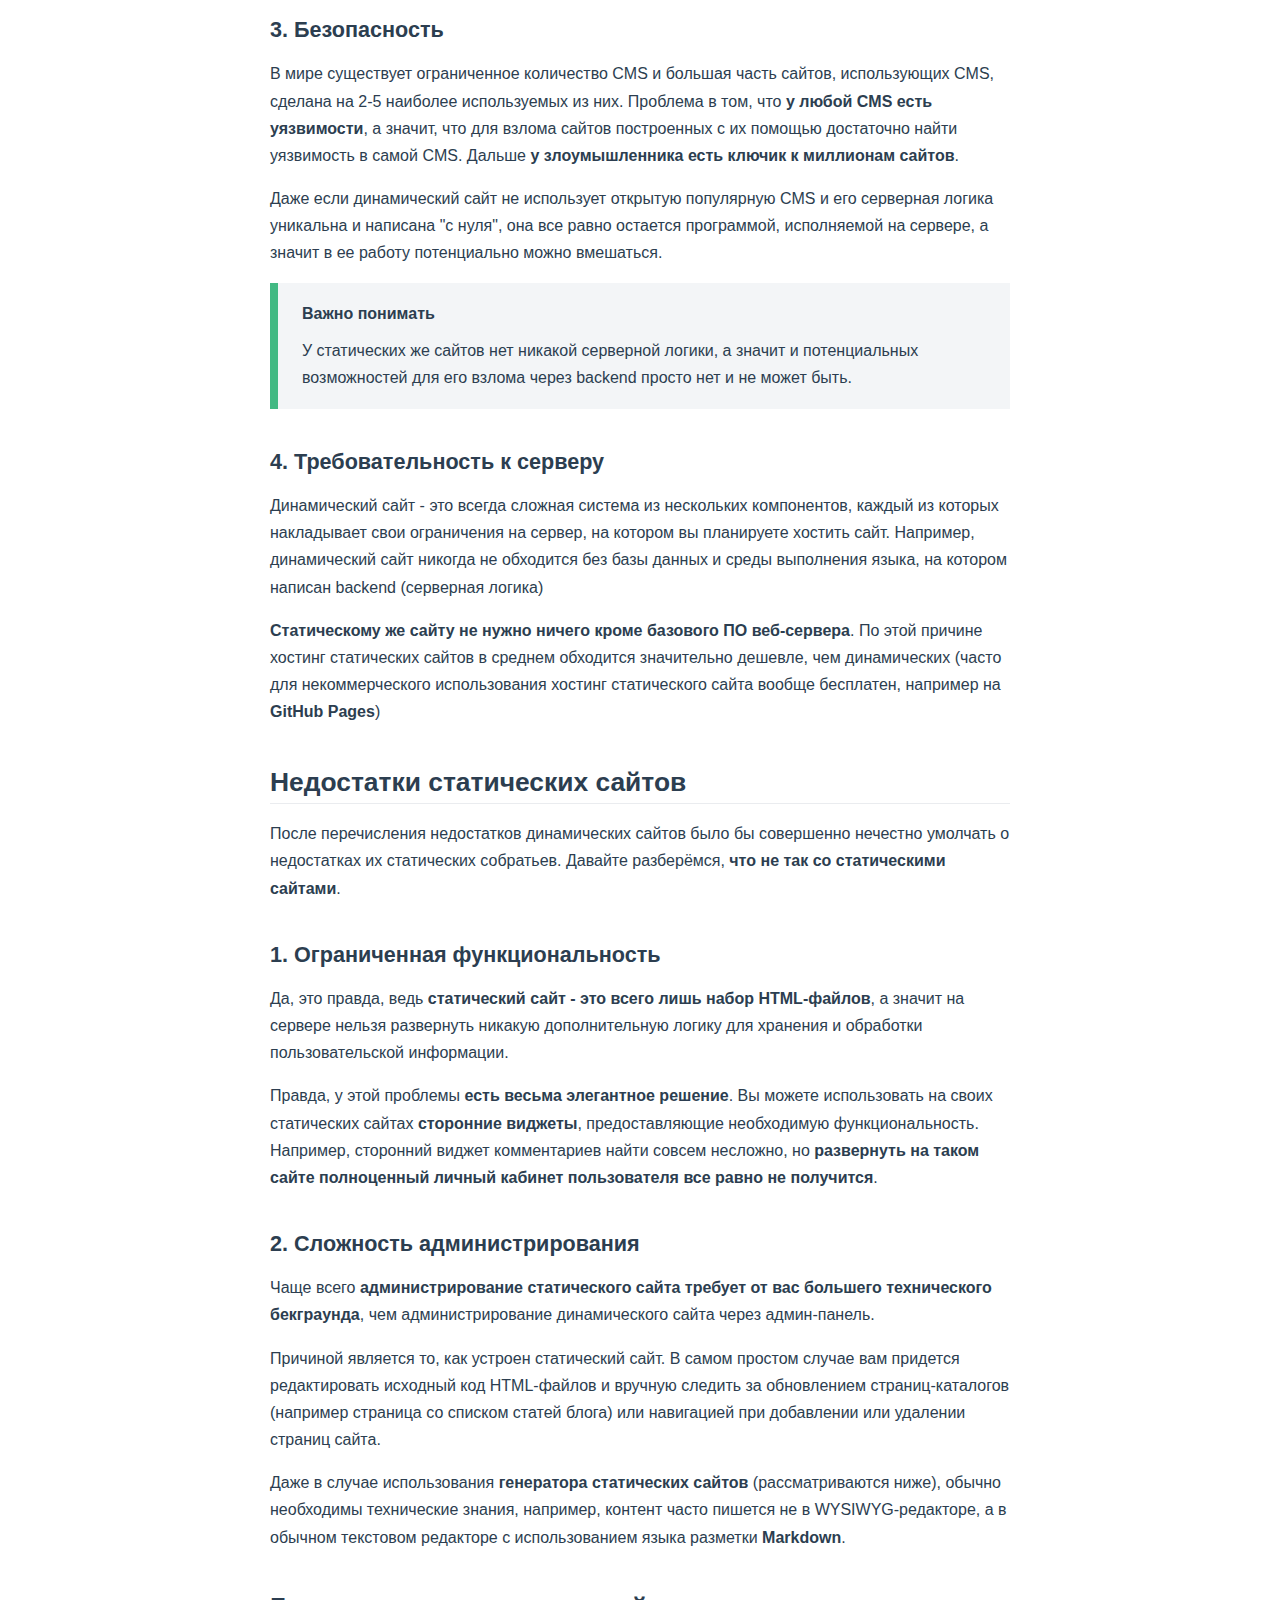
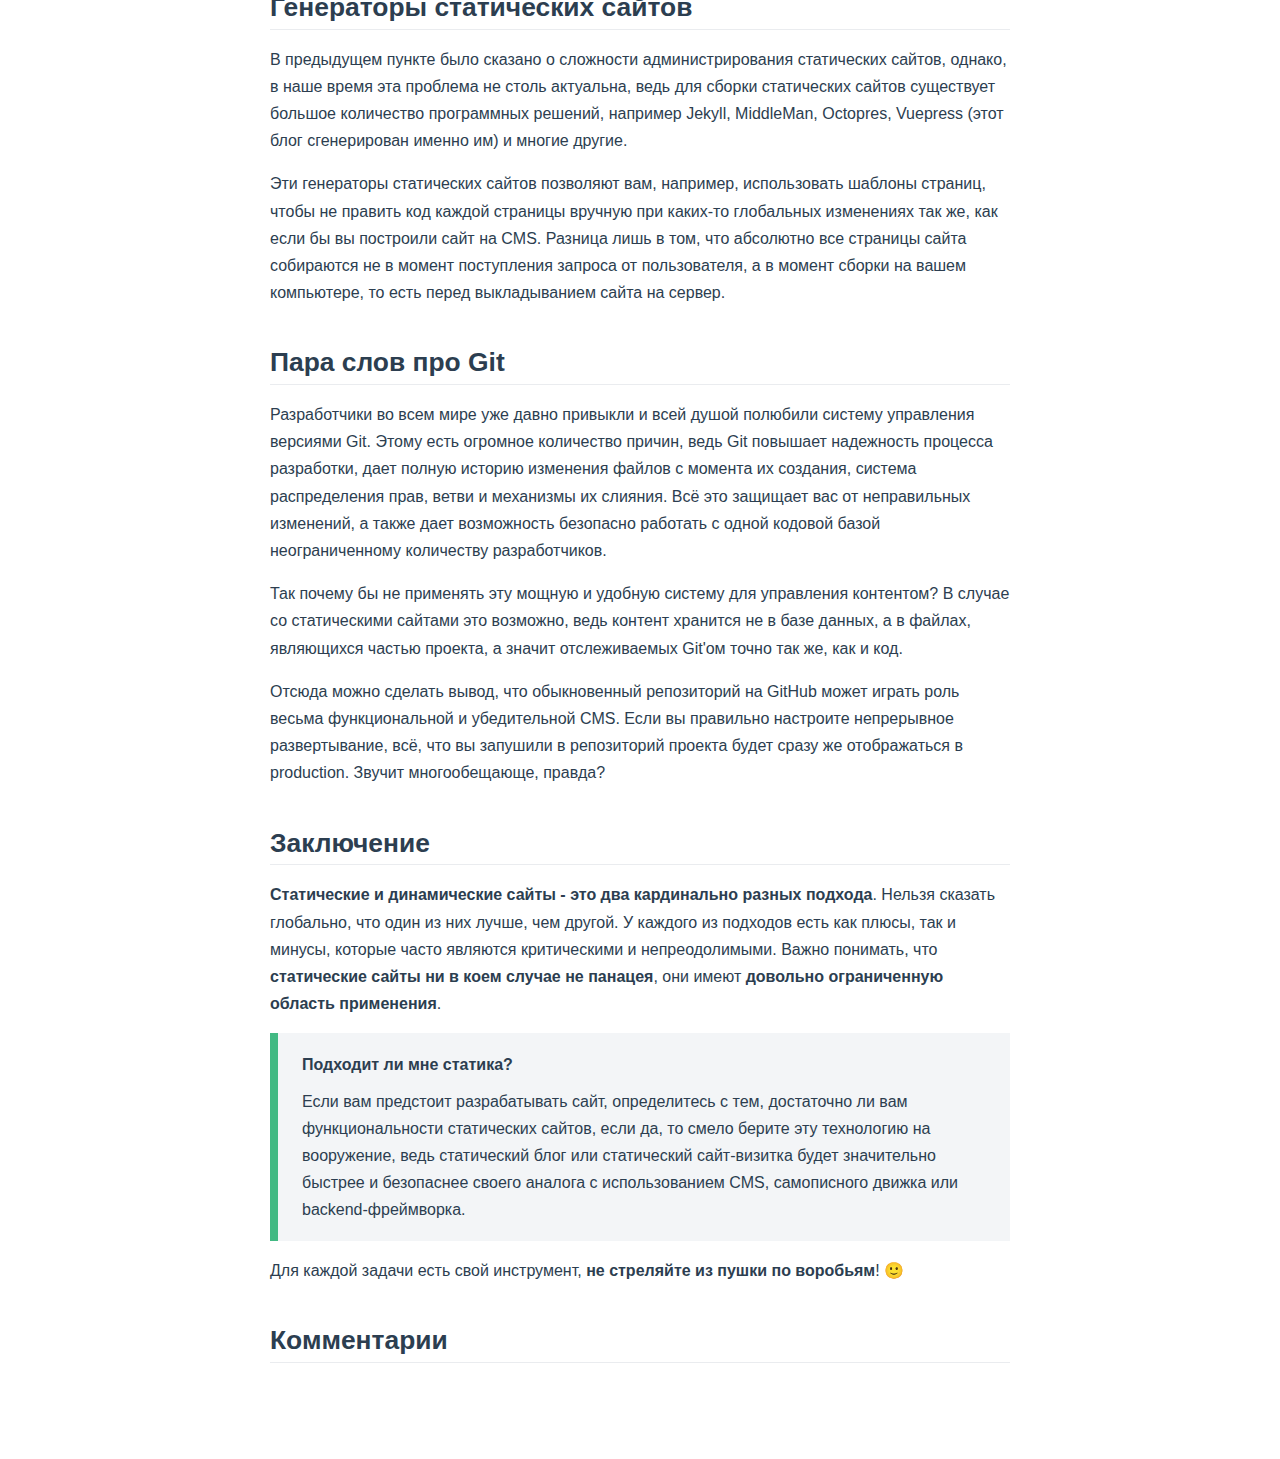
<file: posts/static-web.html>
<!DOCTYPE html>
<html lang="en-US">
  <head>
    <meta charset="utf-8">
    <meta name="viewport" content="width=device-width,initial-scale=1">
    <title>Статические сайты. Деградация или новый тренд? | Ruslan Abkadirov</title>
    <meta name="generator" content="VuePress 1.5.3">
    
    <meta name="description" content="В последнее время в нашу жизнь незаметно возвращаются статические сайты. Давайте попробуем отмотать пленку назад во времена динозавров и зарождения веба, чтобы разобраться, как он развивался, какие проблемы появлялись в процессе и как они решались. Разберемся, что такое статические сайты, имеют ли они место быть сегодня, добро это или же зло....">
    <link rel="preload" href="/assets/css/0.styles.9faa13f7.css" as="style"><link rel="preload" href="/assets/js/app.e0f8e483.js" as="script"><link rel="preload" href="/assets/js/2.38768de1.js" as="script"><link rel="preload" href="/assets/js/12.3100eaac.js" as="script"><link rel="preload" href="/assets/js/6.8214ef63.js" as="script"><link rel="prefetch" href="/assets/js/10.96a0db3a.js"><link rel="prefetch" href="/assets/js/11.a0d58fa1.js"><link rel="prefetch" href="/assets/js/13.f8a4a9b4.js"><link rel="prefetch" href="/assets/js/3.f2996472.js"><link rel="prefetch" href="/assets/js/4.c9c7667d.js"><link rel="prefetch" href="/assets/js/5.aebfe6e4.js"><link rel="prefetch" href="/assets/js/7.9e795867.js"><link rel="prefetch" href="/assets/js/8.aa73fa43.js"><link rel="prefetch" href="/assets/js/9.965f1bf5.js">
    <link rel="stylesheet" href="/assets/css/0.styles.9faa13f7.css">
  </head>
  <body>
    <div id="app" data-server-rendered="true"><div class="theme-container no-sidebar"><header class="navbar"><div class="sidebar-button"><svg xmlns="http://www.w3.org/2000/svg" aria-hidden="true" role="img" viewBox="0 0 448 512" class="icon"><path fill="currentColor" d="M436 124H12c-6.627 0-12-5.373-12-12V80c0-6.627 5.373-12 12-12h424c6.627 0 12 5.373 12 12v32c0 6.627-5.373 12-12 12zm0 160H12c-6.627 0-12-5.373-12-12v-32c0-6.627 5.373-12 12-12h424c6.627 0 12 5.373 12 12v32c0 6.627-5.373 12-12 12zm0 160H12c-6.627 0-12-5.373-12-12v-32c0-6.627 5.373-12 12-12h424c6.627 0 12 5.373 12 12v32c0 6.627-5.373 12-12 12z"></path></svg></div> <a href="/" class="home-link router-link-active"><img src="/logo.jpg" alt="Ruslan Abkadirov" class="logo"> <span class="site-name can-hide">Ruslan Abkadirov</span></a> <div class="links"><div class="search-box"><input aria-label="Search" autocomplete="off" spellcheck="false" value=""> <!----></div> <nav class="nav-links can-hide"><div class="nav-item"><a href="/" class="nav-link">
  Главная
</a></div><div class="nav-item"><a href="/posts/" class="nav-link router-link-active">
  Блог
</a></div> <!----></nav></div></header> <div class="sidebar-mask"></div> <aside class="sidebar"><nav class="nav-links"><div class="nav-item"><a href="/" class="nav-link">
  Главная
</a></div><div class="nav-item"><a href="/posts/" class="nav-link router-link-active">
  Блог
</a></div> <!----></nav>  <!----> </aside> <main class="page"> <div class="theme-default-content content__default"><h1 id="frontmatter-title-frontmatter-emoji"><a href="#frontmatter-title-frontmatter-emoji" class="header-anchor">#</a> Статические сайты. Деградация или новый тренд?🤔</h1> <p><img src="/illustrations/static-web/static-web.jpg" alt="Обложка статьи &quot;Статические сайты. Деградация или новый тренд?&quot;"></p> <p>В последнее время в нашу жизнь незаметно возвращаются <strong>статические сайты</strong>.</p> <p>Давайте попробуем отмотать пленку назад во времена динозавров и зарождения веба, чтобы разобраться, как он развивался, какие проблемы появлялись в процессе и как они решались. Разберемся, что такое статические сайты, имеют ли они место быть сегодня, добро это или же зло.</p> <p>В статье не будет рецептов того, как создать статический сайт. Это статья-размышление о том, как мы вообще оказались в той точке и в том состоянии, в котором мы видим привычный нам всем Интернет сейчас.</p> <div class="custom-block warning"><p class="custom-block-title">WARNING</p> <p>Осторожно, длиннопост. Чтение может вызвать внезапный приступ скуки 😃</p></div> <p></p><div class="table-of-contents"><ul><li><a href="#что-такое-статические-и-динамические-сайты">Что такое статические и динамические сайты?</a><ul><li><a href="#статические-сайты">Статические сайты</a></li><li><a href="#динамические-сайты">Динамические сайты</a></li><li><a href="#вместо-резюме">Вместо резюме</a></li></ul></li><li><a href="#ретроспектива">Ретроспектива</a><ul><li><a href="#вначаnе-быnа-статика">Вначале была статика</a></li><li><a href="#рассвет-динамики-иnи-как-wordpress-захватиn-мир">Рассвет динамики или как WordPress захватил мир</a></li></ul></li><li><a href="#что-не-так-с-динамическими-сайтами">Что не так с динамическими сайтами?</a><ul><li><a href="#_1-скорость">1. Скорость!</a></li><li><a href="#_2-уязвимость-к-ddos-атакам">2. Уязвимость к DDoS-атакам</a></li><li><a href="#_3-безопасность">3. Безопасность</a></li><li><a href="#_4-требоватеnьность-к-серверу">4. Требовательность к серверу</a></li></ul></li><li><a href="#недостатки-статических-сайтов">Недостатки статических сайтов</a><ul><li><a href="#_1-ограниченная-функционаnьность">1. Ограниченная функциональность</a></li><li><a href="#_2-сnожность-администрирования">2. Сложность администрирования</a></li></ul></li><li><a href="#генераторы-статических-сайтов">Генераторы статических сайтов</a></li><li><a href="#пара-сnов-про-git">Пара слов про Git</a></li><li><a href="#закnючение">Заключение</a></li><li><a href="#комментарии">Комментарии</a></li></ul></div><p></p> <h2 id="что-такое-статические-и-динамические-сайты"><a href="#что-такое-статические-и-динамические-сайты" class="header-anchor">#</a> Что такое статические и динамические сайты?</h2> <p>Цель нашего путешествия в прошлое - разобраться, <strong><strong>что такое статические сайты</strong></strong>, хорошо это или плохо? Давайте начнем наше путешествие в прошлое с небольшого ликбеза, мы ведь должны четко понимать, что мы исследуем 😃</p> <h3 id="статические-сайты"><a href="#статические-сайты" class="header-anchor">#</a> Статические сайты</h3> <p>Итак, теоретически, статика - это очень просто. <strong>Статическим считается сайт, который в сущности является набором заранее подготовленных HTML-файлов</strong>, которые просто написаны чьими-то ручками и бережно загружены куда-нибудь на сервер.</p> <p>Давайте попробуем погуглить, чтобы выяснить, какое определение даст Википедия:</p> <blockquote><p><strong>Статический сайт</strong> — сайт, состоящий из статичных html (htm, dhtml, xhtml) страниц, составляющих единое целое. Содержит в себе (в виде HTML-размеченных) текст, изображения, мультимедиа содержимое (аудио, видео) и HTML-теги. Теги бывают как служебные, предназначенные для обозревателя, так и предназначенные для размещения, формирования внешнего вида и отображения информации. Все изменения на сайт вносятся в исходный код документов (страниц) сайта, для чего необходимо иметь доступ к файлам на веб сервере.</p></blockquote> <p>То есть, выыходит, если вы создадите на своем компьютере HTML-файл, то как раз получите тот самый статический сайт.</p> <div class="custom-block tip"><p class="custom-block-title">Важно понимать</p> <p>Cайт по-прежнему останется статическим, даже если вы приправите его JavaScript для большей интерактивности. <strong>Главный критерий - отсутствие серверной логики.</strong></p></div> <h3 id="динамические-сайты"><a href="#динамические-сайты" class="header-anchor">#</a> Динамические сайты</h3> <p>С динамическими сайтами дела обстоят иначе. Давайте сразу обратимся к Википедии за определением.</p> <blockquote><p><strong>Динамический сайт</strong> — сайт, состоящий из динамичных страниц — шаблонов, контента, скриптов и прочего, в большинстве случаев в виде отдельных файлов. Страница сайта, показываемая в итоге браузеру пользователя, формируется на стороне сервера динамически, по запросу, из страницы-шаблона и отдельно хранимого содержимого (информации, скриптов и др.). Как правило, для отображения любого количества однотипных страниц используется одна страница-шаблон, в которую подгружается соответствующее содержимое, это позволяет единомоментно корректировать внешний вид сайта (множество всех его страниц), редактируя всего лишь один шаблон.</p></blockquote> <p>Получается, что <strong>динамические сайты</strong> в противоположность статическим <strong>не имеют заранее подготовленных страниц</strong>, хранящихся на сервере. Вместо этого на сервере отдельно хранятся чистые данные и алгоритм, который знает, как из этих самых данных собрать любую страницу сайта &quot;на лету&quot;.</p> <p>Каждый раз, когда вы посещаете очередную страницу такого сайта, где-то далеко в Магадане (или где-нибудь еще) <strong>сервер мгновенно генерирует HTML-код конечной страницы</strong>, которую вы через мгновение увидите на экране, часто дополнительно учитывая различные индивидуальные для каждого пользователя параметры.</p> <p>Вы как пользователь даже не замечаете этот процесс, ведь длится он не более нескольких миллисекунд, однако именно <strong>эта технология позволяет реализовать такие привычные нам функции, как личный кабинет пользователя, комментарии, сообщения и т.п.</strong>, ведь именно так собирается индивидуальное содержимое, для каждого отдельно взятого пользователя.</p> <p>Например на странице личного кабинета серверная логика будет подставлять в заранее подготовленный шаблон именно ту информацию, которую указали при регистрации именно вы, а не кто-то другой. На странице блога вы можете видеть дополнительные ссылки для удаления или редактирования комментариев, которые написали вы. Все это происходит именно потому что сервер узнал вас в момент обращения, собрал для вас именно вашу версию конечной страницы и отдал её в качестве ответа.</p> <h3 id="вместо-резюме"><a href="#вместо-резюме" class="header-anchor">#</a> Вместо резюме</h3> <p>Казалось бы, динамические сайты гораздо функциональнее и явно выглядят более выигрышно по сравнению со статическими. Однако, не все так просто, но обо всем по порядку.</p> <h2 id="ретроспектива"><a href="#ретроспектива" class="header-anchor">#</a> Ретроспектива</h2> <p>Прежде, чем ответить на вопрос, является ли глобальный тренд перехода на статику деградацией, давайте сначала разберемся, что в том, как развивались события с самого начала всемирной паутины.</p> <h3 id="вначаnе-быnа-статика"><a href="#вначаnе-быnа-статика" class="header-anchor">#</a> Вначале была статика</h3> <p>Абсолютно очевидно, что <strong>всемирная паутина начиналась со статических сайтов.</strong> На заре веба сама по себе идея гипертекста была революционной. Заключалась она в том, что в сети выкладываются документы, на тот момент сугубо научного содержания, связанные гиперссылками, с помощью которых навигация по всему пулу документов, доступных в сети становится значительно удобнее.</p> <p>Понятно, что в то далекое <em>(на самом деле не очень)</em> время этой функциональности было более чем достаточно, ведь научное сообщество — не очень-то прихотливый клиент, а пользователями интернета и веба в частности тогда были именно научные институты и пентагон.</p> <p>Примерно в то же время начинают активно набирать обороты коммерческие организации, предоставляющие услугу доступа в интернет для всех желающих. Интернет наполняется рядовыми пользователями. Появляется потребность в удобстве и более богатой функциональности. Наступает эра динамических сайтов.</p> <h3 id="рассвет-динамики-иnи-как-wordpress-захватиn-мир"><a href="#рассвет-динамики-иnи-как-wordpress-захватиn-мир" class="header-anchor">#</a> Рассвет динамики или как WordPress захватил мир</h3> <p>Так как <strong>вебом теперь пользуются обычные люди для удовлетворения своих бытовых потребностей</strong>, а аудитория его стремительно растет, <strong>появляется потребность в новой функциональности</strong>. Например, в e-commerce есть потребность в заказе товаров прямо на сайте, ведь это значительно удобнее, чем пользоваться сайтом исключительно, как каталогом.</p> <p>Да и сайты-каталоги на самом деле не так уж просты, ведь для того, чтобы поддерживать их в актуальном состоянии нужен штатный высококвалифицированный технически подкованный специалист, который умеет верстать и изменять HTML-документы на уровне кода.</p> <p>Как логическое продолжение рождаются различные решения, которые позволяют на стороне сервера выполнять определенную логику (сейчас это называют <strong>backend</strong>), что в итоге превращает сайт в полноценное приложение вместо простого набора контентных страниц.</p> <p>Появляются технологии, позволяющие обрабатывать запросы и на основании переданной информации собирать код результирующей страницы с использованием программ, написанных на любых уже существующих языках (cgi). Далее появляются языки, специально предназначенные для этого, например, PHP.</p> <p>Однако, создавать такие серверные программы по-прежнему является уделом профессионалов - это сложно и дорого. Поэтому следующим логичным этапом развития технологий становится появление <strong>CMS - систем управления контентом</strong>.</p> <div class="custom-block tip"><p class="custom-block-title">Что такое CMS?</p> <p><strong>CMS (Content Management System)</strong> - это универсальный движок, устанавливаемый на сервере, который представляет собой уже написанную серверную логику, собирающую страницы &quot;на лету&quot; и предоставляющую готовые решения для наиболее востребованных функций.</p></div> <p>Теперь <strong>мир надолго погружается в эру, когда создание сайта заключается в основном в том, чтобы развернуть на сервере CMS, &quot;натянуть&quot; на нее фирменный шаблон, в который будет подставляться контент, или выбрать себе шаблон из уже существующих, подключить необходимые плагины</strong>, чтобы снабдить сайт необходимой функциональностью, например, комментарии или корзина покупателя и все, сайт готов.</p> <p>Кстати, <strong>администрировать такой сайт может даже человек далекий от программирования, т.к. все распространенные CMS предоставляют специальную админ-панель</strong>, где вы можете изменять, удалять или добавлять новые страницы на сайт, используя простой графический интерфейс. Теперь работа по созданияю или редактированию содержимого страницы не требует от вас знания HTML, вы редактируете содержимое в удобном WYSIWYG-редакторе, а это, к слову, не сложнее, чем создать документ с использованием Microsoft Office Word.</p> <p>Самой популярной <em>(но далеко не самой лучшей, имхо)</em> такой CMS-системой становится всем известный <strong>WordPress</strong>. Из-за своей относительной простоты и отсутствия более или менее серьёзных альтернатив на первых порах <strong>WordPress становится движком почти для всего интернета</strong>. Несмотря на то, что это CMS изначально созданная для ведения персональных блогов, ее начинают &quot;докручивать&quot; до собственных нужд и использовать для всего, начиная с рекламных посадочных страниц, заканчивая огромными корпоративными порталами и интернет-магазинами.</p> <h2 id="что-не-так-с-динамическими-сайтами"><a href="#что-не-так-с-динамическими-сайтами" class="header-anchor">#</a> Что не так с динамическими сайтами?</h2> <p>На первый взгляд может показаться, что динамические сайты - это вершина технологической эволюции всемирной паутины, ведь они гибкие и удобные. Однако, у них <strong>есть ряд очень существенных недостатков</strong>. Давайте попробуем разобраться, каких и откуда они берутся.</p> <h3 id="_1-скорость"><a href="#_1-скорость" class="header-anchor">#</a> 1. Скорость!</h3> <p>В случае со статическими сайтами сервер на любой запрос пользователя находит соответствующий файл и отдает его. Динамический сайт в это время обрабатывает запросы, выполняя определенную логику, делает обращения к базе данных, собирает результирующую страницу из нескольких файлов + данные из базы данных.</p> <p>Легко догадаться, <strong>что в случае со статическими сайтами скорость отклика сервера значительно выше</strong>.</p> <div class="custom-block tip"><p class="custom-block-title">Важно понимать</p> <p>В современном мире <strong>CMS научились кэшировать страницы</strong>, приближая результат к статическим сайтам. При каждом запросе они проверяют, нет ли у них в памяти уже готовой подходящей страницы, если есть, она сразу отдается в качестве ответа и только если её кэша пока не существует, выполняется вся та логика, которая описана выше. Это действительно повышает скорость, но она по-прежнему ниже, чем у статики.</p></div> <h3 id="_2-уязвимость-к-ddos-атакам"><a href="#_2-уязвимость-к-ddos-атакам" class="header-anchor">#</a> 2. Уязвимость к DDoS-атакам</h3> <div class="custom-block tip"><p class="custom-block-title">Что такое DDoS?</p> <p><strong>DDoS</strong> - это вид атак, при которых на ваш сервер с помощью огромного количества зараженных компьютеров <strong>отправляется просто колоссальное количество запросов</strong>. В момент, когда сервер перестает справляться с нагрузкой, сайт начинает тормозить, а затем и вовсе &quot;падает&quot;.</p></div> <p>Исходя из особенностей, описанных в предыдущем пункте, <strong>сложность обработки одного запроса к статическому сайту значительно ниже, чем у динамических сайтов</strong>, а это значит, что создать критическую нагрузку для статического сайта значительно сложнее.</p> <h3 id="_3-безопасность"><a href="#_3-безопасность" class="header-anchor">#</a> 3. Безопасность</h3> <p>В мире существует ограниченное количество CMS и большая часть сайтов, использующих CMS, сделана на 2-5 наиболее используемых из них. Проблема в том, что <strong>у любой CMS есть уязвимости</strong>, а значит, что для взлома сайтов построенных с их помощью достаточно найти уязвимость в самой CMS. Дальше <strong>у злоумышленника есть ключик к миллионам сайтов</strong>.</p> <p>Даже если динамический сайт не использует открытую популярную CMS и его серверная логика уникальна и написана &quot;с нуля&quot;, она все равно остается программой, исполняемой на сервере, а значит в ее работу потенциально можно вмешаться.</p> <div class="custom-block tip"><p class="custom-block-title">Важно понимать</p> <p>У статических же сайтов нет никакой серверной логики, а значит и потенциальных возможностей для его взлома через backend просто нет и не может быть.</p></div> <h3 id="_4-требоватеnьность-к-серверу"><a href="#_4-требоватеnьность-к-серверу" class="header-anchor">#</a> 4. Требовательность к серверу</h3> <p>Динамический сайт - это всегда сложная система из нескольких компонентов, каждый из которых накладывает свои ограничения на сервер, на котором вы планируете хостить сайт. Например, динамический сайт никогда не обходится без базы данных и среды выполнения языка, на котором написан backend (серверная логика)</p> <p><strong>Статическому же сайту не нужно ничего кроме базового ПО веб-сервера</strong>. По этой причине хостинг статических сайтов в среднем обходится значительно дешевле, чем динамических (часто для некоммерческого использования хостинг статического сайта вообще бесплатен, например на <strong>GitHub Pages</strong>)</p> <h2 id="недостатки-статических-сайтов"><a href="#недостатки-статических-сайтов" class="header-anchor">#</a> Недостатки статических сайтов</h2> <p>После перечисления недостатков динамических сайтов было бы совершенно нечестно умолчать о недостатках их статических собратьев. Давайте разберёмся, <strong>что не так со статическими сайтами</strong>.</p> <h3 id="_1-ограниченная-функционаnьность"><a href="#_1-ограниченная-функционаnьность" class="header-anchor">#</a> 1. Ограниченная функциональность</h3> <p>Да, это правда, ведь <strong>статический сайт - это всего лишь набор HTML-файлов</strong>, а значит на сервере нельзя развернуть никакую дополнительную логику для хранения и обработки пользовательской информации.</p> <p>Правда, у этой проблемы <strong>есть весьма элегантное решение</strong>. Вы можете использовать на своих статических сайтах <strong>сторонние виджеты</strong>, предоставляющие необходимую функциональность. Например, сторонний виджет комментариев найти совсем несложно, но <strong>развернуть на таком сайте полноценный личный кабинет пользователя все равно не получится</strong>.</p> <h3 id="_2-сnожность-администрирования"><a href="#_2-сnожность-администрирования" class="header-anchor">#</a> 2. Сложность администрирования</h3> <p>Чаще всего <strong>администрирование статического сайта требует от вас большего технического бекграунда</strong>, чем администрирование динамического сайта через админ-панель.</p> <p>Причиной является то, как устроен статический сайт. В самом простом случае вам придется редактировать исходный код HTML-файлов и вручную следить за обновлением страниц-каталогов (например страница со списком статей блога) или навигацией при добавлении или удалении страниц сайта.</p> <p>Даже в случае использования <strong>генератора статических сайтов</strong> (рассматриваются ниже), обычно необходимы технические знания, например, контент часто пишется не в WYSIWYG-редакторе, а в обычном текстовом редакторе с использованием языка разметки <strong>Markdown</strong>.</p> <h2 id="генераторы-статических-сайтов"><a href="#генераторы-статических-сайтов" class="header-anchor">#</a> Генераторы статических сайтов</h2> <p>В предыдущем пункте было сказано о сложности администрирования статических сайтов, однако, в наше время эта проблема не столь актуальна, ведь для сборки статических сайтов существует большое количество программных решений, например Jekyll, MiddleMan, Octopres, Vuepress (этот блог сгенерирован именно им) и многие другие.</p> <p>Эти генераторы статических сайтов позволяют вам, например, использовать шаблоны страниц, чтобы не править код каждой страницы вручную при каких-то глобальных изменениях так же, как если бы вы построили сайт на CMS. Разница лишь в том, что абсолютно все страницы сайта собираются не в момент поступления запроса от пользователя, а в момент сборки на вашем компьютере, то есть перед выкладыванием сайта на сервер.</p> <h2 id="пара-сnов-про-git"><a href="#пара-сnов-про-git" class="header-anchor">#</a> Пара слов про Git</h2> <p>Разработчики во всем мире уже давно привыкли и всей душой полюбили систему управления версиями Git. Этому есть огромное количество причин, ведь Git повышает надежность процесса разработки, дает полную историю изменения файлов с момента их создания, система распределения прав, ветви и механизмы их слияния. Всё это защищает вас от неправильных изменений, а также дает возможность безопасно работать с одной кодовой базой неограниченному количеству разработчиков.</p> <p>Так почему бы не применять эту мощную и удобную систему для управления контентом? В случае со статическими сайтами это возможно, ведь контент хранится не в базе данных, а в файлах, являющихся частью проекта, а значит отслеживаемых Git'ом точно так же, как и код.</p> <p>Отсюда можно сделать вывод, что обыкновенный репозиторий на GitHub может играть роль весьма функциональной и убедительной CMS. Если вы правильно настроите непрерывное развертывание, всё, что вы запушили в репозиторий проекта будет сразу же отображаться в production. Звучит многообещающе, правда?</p> <h2 id="закnючение"><a href="#закnючение" class="header-anchor">#</a> Заключение</h2> <p><strong>Статические и динамические сайты - это два кардинально разных подхода</strong>. Нельзя сказать глобально, что один из них лучше, чем другой. У каждого из подходов есть как плюсы, так и минусы, которые часто являются критическими и непреодолимыми. Важно понимать, что <strong>статические сайты ни в коем случае не панацея</strong>, они имеют <strong>довольно ограниченную область применения</strong>.</p> <div class="custom-block tip"><p class="custom-block-title">Подходит ли мне статика?</p> <p>Если вам предстоит разрабатывать сайт, определитесь с тем, достаточно ли вам функциональности статических сайтов, если да, то смело берите эту технологию на вооружение, ведь статический блог или статический сайт-визитка будет значительно быстрее и безопаснее своего аналога с использованием CMS, самописного движка или backend-фреймворка.</p></div> <p>Для каждой задачи есть свой инструмент, <strong>не стреляйте из пушки по воробьям</strong>! 🙂</p> <h2 id="комментарии"><a href="#комментарии" class="header-anchor">#</a> Комментарии</h2> <div><div id="graphcomment"></div> <script type="text/javascript">

  /* - - - CONFIGURATION VARIABLES - - - */

  // make sure the id is yours
  window.gc_params = {
    graphcomment_id: 'My-personal-blog',

    // if your website has a fixed header, indicate it's height in pixels
    fixed_header_height: 0,
  };

  /* - - - DON'T EDIT BELOW THIS LINE - - - */

  
  (function() {
    var gc = document.createElement('script'); gc.type = 'text/javascript'; gc.async = true;
    gc.src = 'https://graphcomment.com/js/integration.js?' + Math.round(Math.random() * 1e8);
    (document.getElementsByTagName('head')[0] || document.getElementsByTagName('body')[0]).appendChild(gc);
  })();

</script></div></div> <footer class="page-edit"><!----> <!----></footer> <!----> </main></div><div class="global-ui"></div></div>
    <script src="/assets/js/app.e0f8e483.js" defer></script><script src="/assets/js/2.38768de1.js" defer></script><script src="/assets/js/12.3100eaac.js" defer></script><script src="/assets/js/6.8214ef63.js" defer></script>
  </body>
</html>
</file>
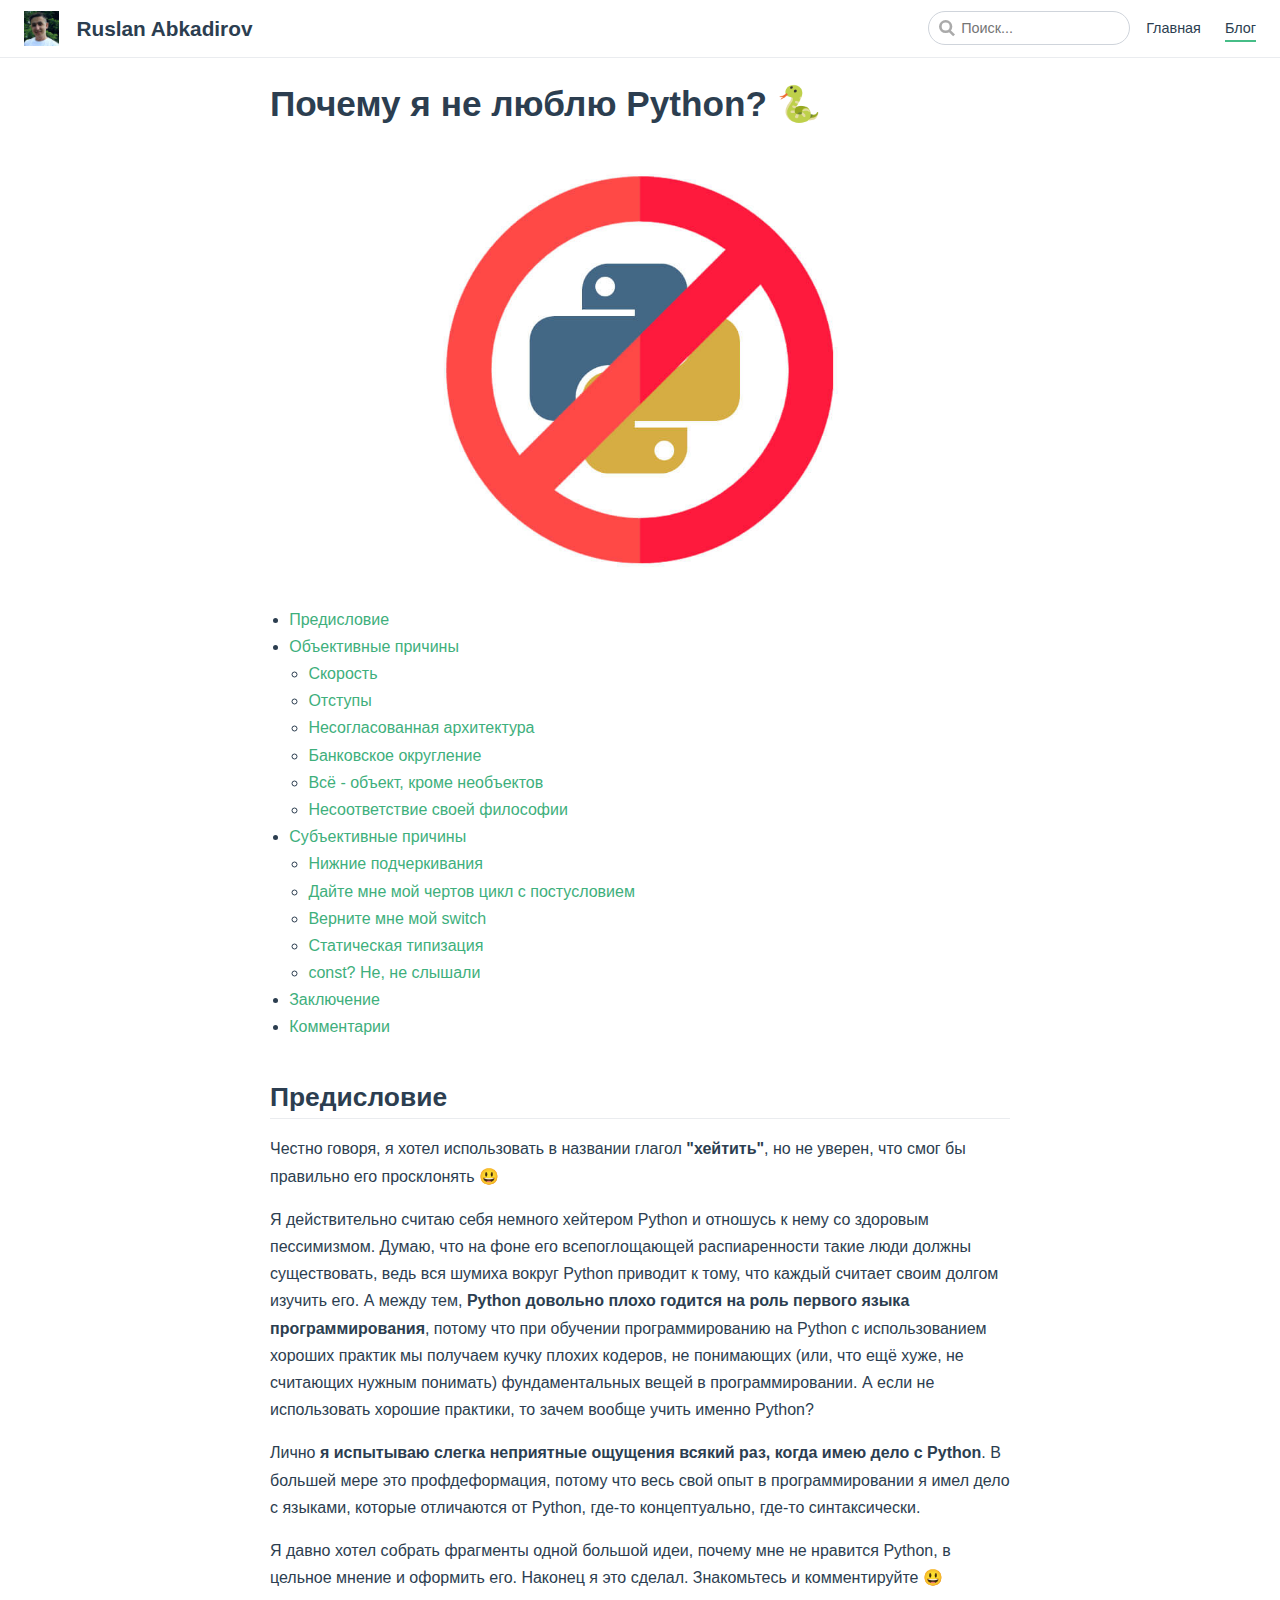
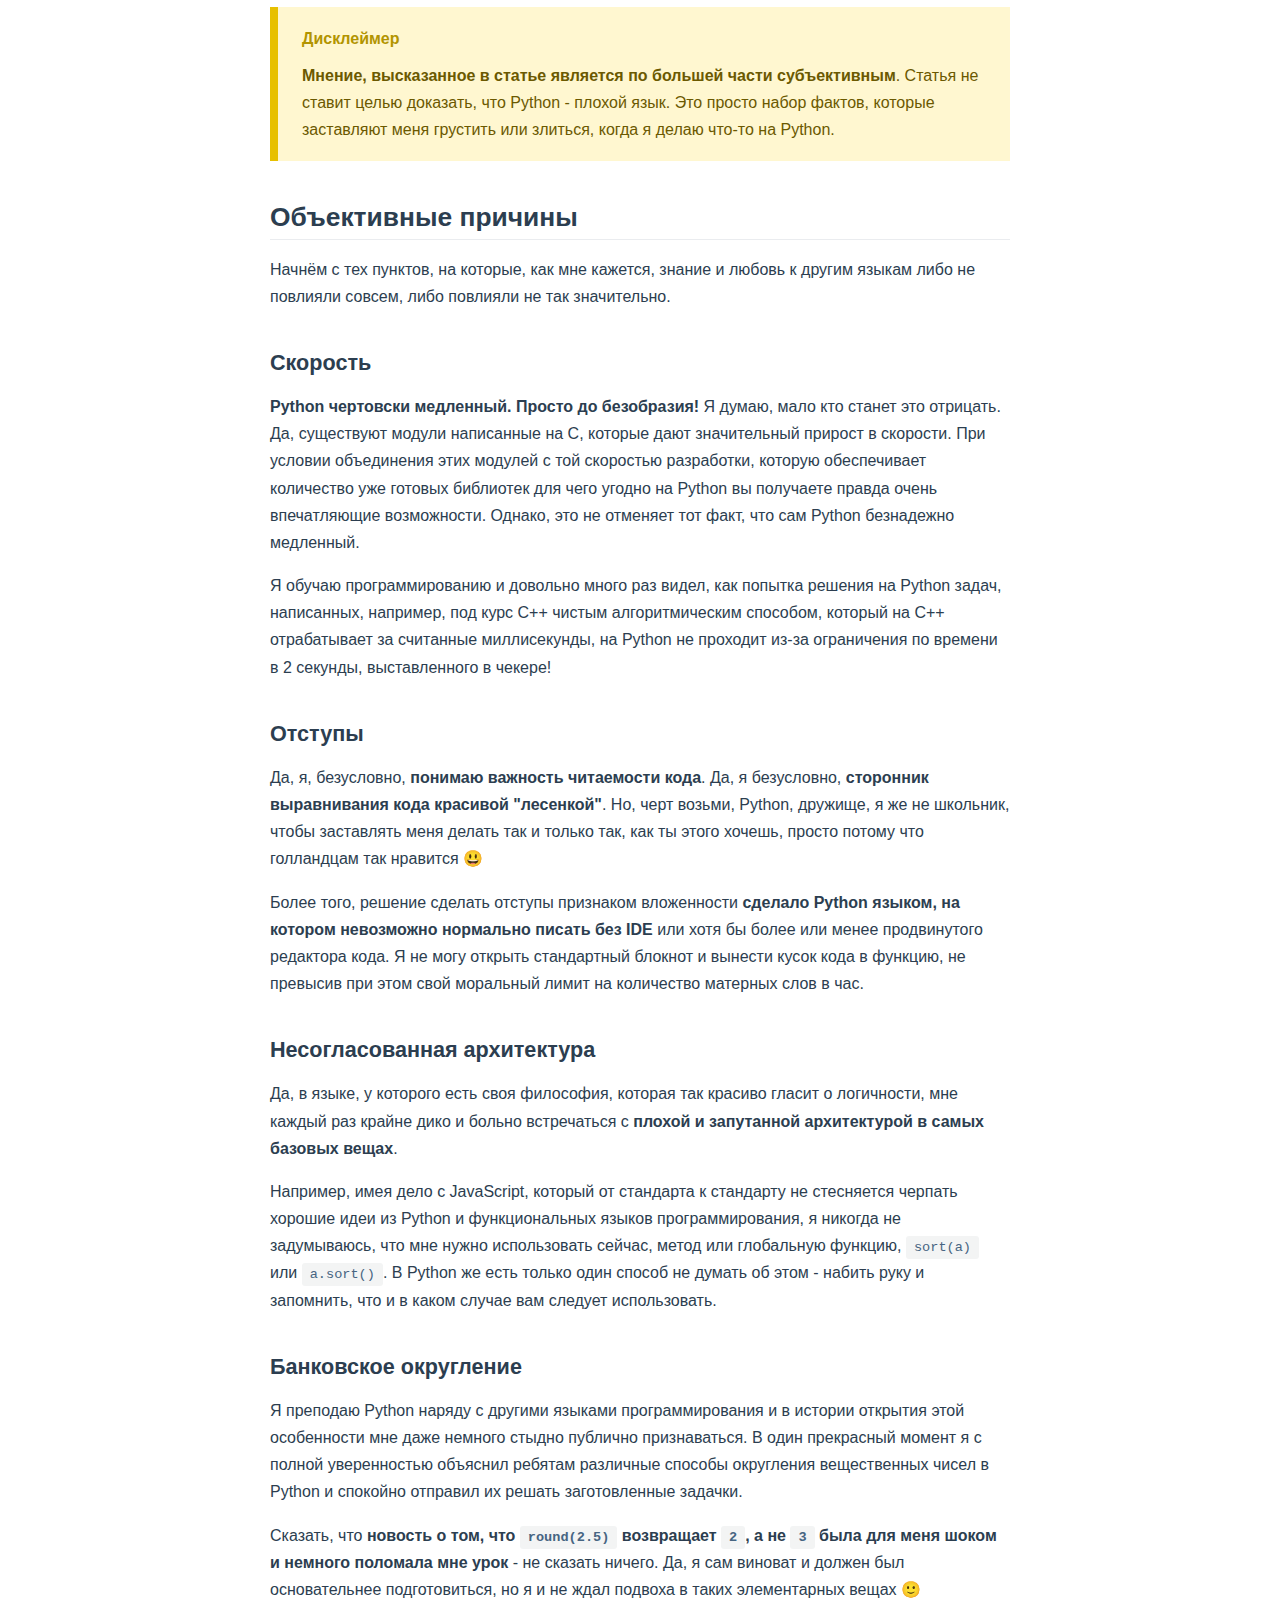
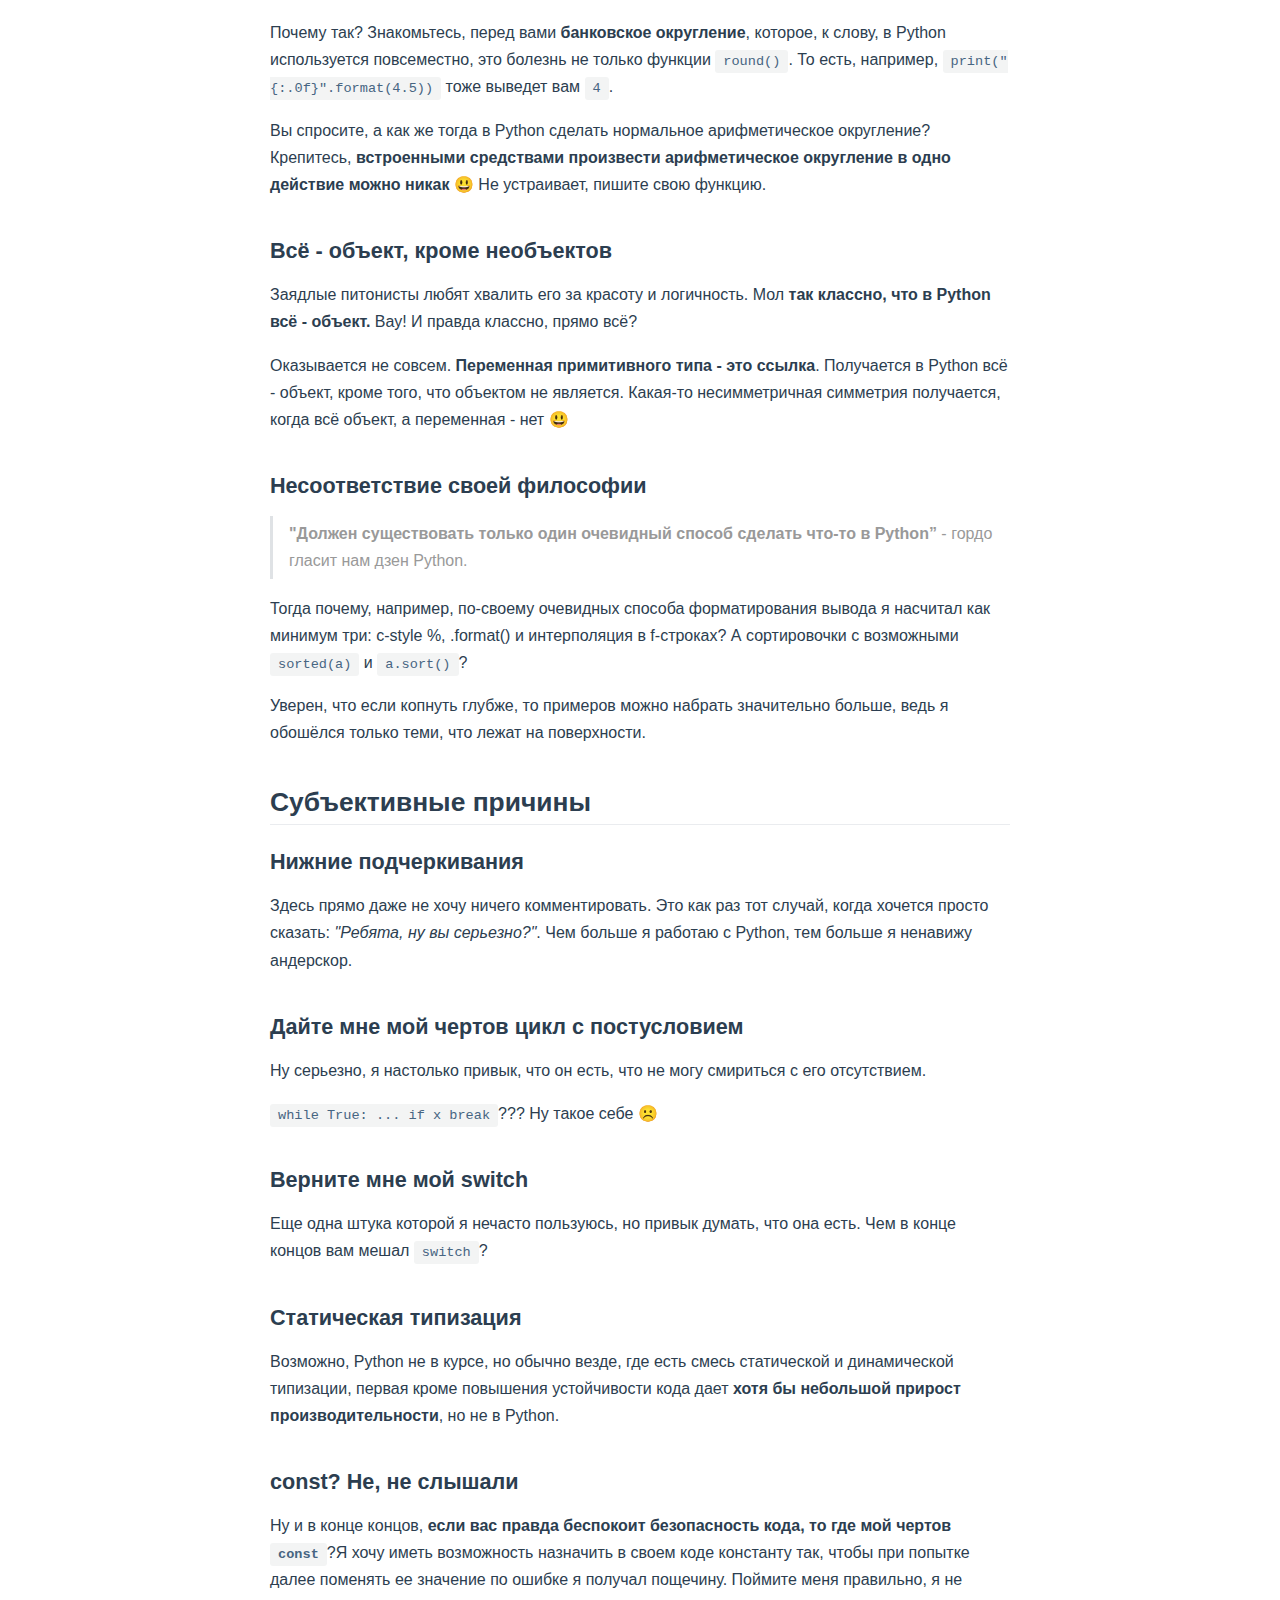
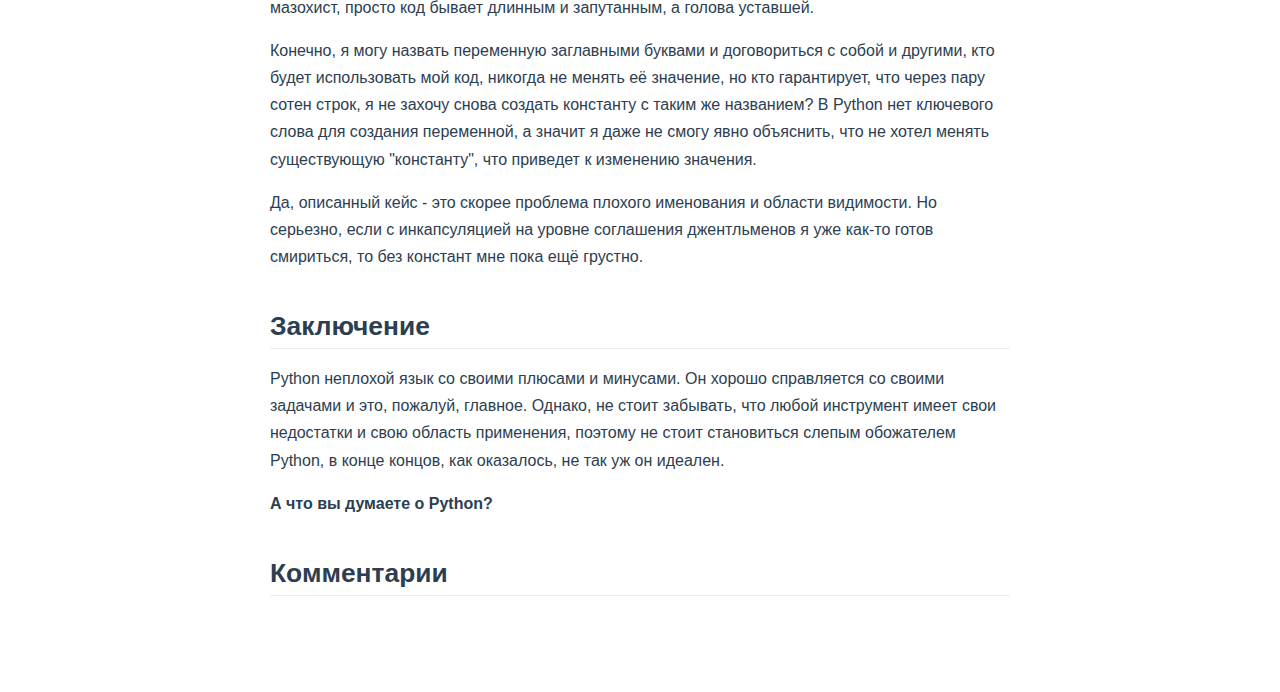
<file: posts/why-i-hate-python.html>
<!DOCTYPE html>
<html lang="en-US">
  <head>
    <meta charset="utf-8">
    <meta name="viewport" content="width=device-width,initial-scale=1">
    <title>Почему я не люблю Python? | Ruslan Abkadirov</title>
    <meta name="generator" content="VuePress 1.5.3">
    
    <meta name="description" content="Честно говоря, я хотел использовать в названии глагол"хейтить", но не уверен, что смог бы правильно его просклонять :) Я действительно считаю себя немного хейтером Python и отношусь к нему со здоровым пессимизмом. Я давно хотел собрать фрагменты одной большой идеи, почему мне не нравится Python, в цельное мнение и оформить его. Наконец я это сделал. Знакомьтесь и комментируйте :)">
    <link rel="preload" href="/assets/css/0.styles.9faa13f7.css" as="style"><link rel="preload" href="/assets/js/app.e0f8e483.js" as="script"><link rel="preload" href="/assets/js/2.38768de1.js" as="script"><link rel="preload" href="/assets/js/13.f8a4a9b4.js" as="script"><link rel="preload" href="/assets/js/6.8214ef63.js" as="script"><link rel="prefetch" href="/assets/js/10.96a0db3a.js"><link rel="prefetch" href="/assets/js/11.a0d58fa1.js"><link rel="prefetch" href="/assets/js/12.3100eaac.js"><link rel="prefetch" href="/assets/js/3.f2996472.js"><link rel="prefetch" href="/assets/js/4.c9c7667d.js"><link rel="prefetch" href="/assets/js/5.aebfe6e4.js"><link rel="prefetch" href="/assets/js/7.9e795867.js"><link rel="prefetch" href="/assets/js/8.aa73fa43.js"><link rel="prefetch" href="/assets/js/9.965f1bf5.js">
    <link rel="stylesheet" href="/assets/css/0.styles.9faa13f7.css">
  </head>
  <body>
    <div id="app" data-server-rendered="true"><div class="theme-container no-sidebar"><header class="navbar"><div class="sidebar-button"><svg xmlns="http://www.w3.org/2000/svg" aria-hidden="true" role="img" viewBox="0 0 448 512" class="icon"><path fill="currentColor" d="M436 124H12c-6.627 0-12-5.373-12-12V80c0-6.627 5.373-12 12-12h424c6.627 0 12 5.373 12 12v32c0 6.627-5.373 12-12 12zm0 160H12c-6.627 0-12-5.373-12-12v-32c0-6.627 5.373-12 12-12h424c6.627 0 12 5.373 12 12v32c0 6.627-5.373 12-12 12zm0 160H12c-6.627 0-12-5.373-12-12v-32c0-6.627 5.373-12 12-12h424c6.627 0 12 5.373 12 12v32c0 6.627-5.373 12-12 12z"></path></svg></div> <a href="/" class="home-link router-link-active"><img src="/logo.jpg" alt="Ruslan Abkadirov" class="logo"> <span class="site-name can-hide">Ruslan Abkadirov</span></a> <div class="links"><div class="search-box"><input aria-label="Search" autocomplete="off" spellcheck="false" value=""> <!----></div> <nav class="nav-links can-hide"><div class="nav-item"><a href="/" class="nav-link">
  Главная
</a></div><div class="nav-item"><a href="/posts/" class="nav-link router-link-active">
  Блог
</a></div> <!----></nav></div></header> <div class="sidebar-mask"></div> <aside class="sidebar"><nav class="nav-links"><div class="nav-item"><a href="/" class="nav-link">
  Главная
</a></div><div class="nav-item"><a href="/posts/" class="nav-link router-link-active">
  Блог
</a></div> <!----></nav>  <!----> </aside> <main class="page"> <div class="theme-default-content content__default"><h1 id="frontmatter-title-frontmatter-emoji"><a href="#frontmatter-title-frontmatter-emoji" class="header-anchor">#</a> Почему я не люблю Python? 🐍</h1> <p><img src="/illustrations/why_i_hate_python/no-python.jpg" alt="Обложка статьи &quot;Почему я не люблю Python?&quot;"></p> <p></p><div class="table-of-contents"><ul><li><a href="#предисnовие">Предисловие</a></li><li><a href="#объективные-причины">Объективные причины</a><ul><li><a href="#скорость">Скорость</a></li><li><a href="#отступы">Отступы</a></li><li><a href="#несогnасованная-архитектура">Несогласованная архитектура</a></li><li><a href="#банковское-округnение">Банковское округление</a></li><li><a href="#всё-объект-кроме-необъектов">Всё - объект, кроме необъектов</a></li><li><a href="#несоответствие-своей-фиnософии">Несоответствие своей философии</a></li></ul></li><li><a href="#субъективные-причины">Субъективные причины</a><ul><li><a href="#нижние-подчеркивания">Нижние подчеркивания</a></li><li><a href="#дайте-мне-мой-чертов-цикn-с-постусnовием">Дайте мне мой чертов цикл с постусловием</a></li><li><a href="#верните-мне-мой-switch">Верните мне мой switch</a></li><li><a href="#статическая-типизация">Статическая типизация</a></li><li><a href="#const-не-не-сnышаnи">const? Не, не слышали</a></li></ul></li><li><a href="#закnючение">Заключение</a></li><li><a href="#комментарии">Комментарии</a></li></ul></div><p></p> <h2 id="предисnовие"><a href="#предисnовие" class="header-anchor">#</a> Предисловие</h2> <p>Честно говоря, я хотел использовать в названии глагол <strong>&quot;хейтить&quot;</strong>, но не уверен, что смог бы правильно его просклонять 😃</p> <p>Я действительно считаю себя немного хейтером Python и отношусь к нему со здоровым пессимизмом. Думаю, что на фоне его всепоглощающей распиаренности такие люди должны существовать, ведь вся шумиха вокруг Python приводит к тому, что каждый считает своим долгом изучить его. А между тем, <strong>Python довольно плохо годится на роль первого языка программирования</strong>, потому что при обучении программированию на Python с использованием хороших практик мы получаем кучку плохих кодеров, не понимающих (или, что ещё хуже, не считающих нужным понимать) фундаментальных вещей в программировании. А если не использовать хорошие практики, то зачем вообще учить именно Python?</p> <p>Лично <strong>я испытываю слегка неприятные ощущения всякий раз, когда имею дело с Python</strong>. В большей мере это профдеформация, потому что весь свой опыт в программировании я имел дело с языками, которые отличаются от Python, где-то концептуально, где-то синтаксически.</p> <p>Я давно хотел собрать фрагменты одной большой идеи, почему мне не нравится Python, в цельное мнение и оформить его. Наконец я это сделал. Знакомьтесь и комментируйте 😃</p> <div class="custom-block warning"><p class="custom-block-title">Дисклеймер</p> <p><strong>Мнение, высказанное в статье является по большей части субъективным</strong>. Статья не ставит целью доказать, что Python - плохой язык. Это просто набор фактов, которые заставляют меня грустить или злиться, когда я делаю что-то на Python.</p></div> <h2 id="объективные-причины"><a href="#объективные-причины" class="header-anchor">#</a> Объективные причины</h2> <p>Начнём с тех пунктов, на которые, как мне кажется, знание и любовь к другим языкам либо не повлияли совсем, либо повлияли не так значительно.</p> <h3 id="скорость"><a href="#скорость" class="header-anchor">#</a> Скорость</h3> <p><strong>Python чертовски медленный. Просто до безобразия!</strong> Я думаю, мало кто станет это отрицать. Да, существуют модули написанные на C, которые дают значительный прирост в скорости. При условии объединения этих модулей с той скоростью разработки, которую обеспечивает количество уже готовых библиотек для чего угодно на Python вы получаете правда очень впечатляющие возможности. Однако, это не отменяет тот факт, что сам Python безнадежно медленный.</p> <p>Я обучаю программированию и довольно много раз видел, как попытка решения на Python задач, написанных, например, под курс C++ чистым алгоритмическим способом, который на C++ отрабатывает за считанные миллисекунды, на Python не проходит из-за ограничения по времени в 2 секунды, выставленного в чекере!</p> <h3 id="отступы"><a href="#отступы" class="header-anchor">#</a> Отступы</h3> <p>Да, я, безусловно, <strong>понимаю важность читаемости кода</strong>. Да, я безусловно, <strong>сторонник выравнивания кода красивой &quot;лесенкой&quot;</strong>. Но, черт возьми, Python, дружище, я же не школьник, чтобы заставлять меня делать так и только так, как ты этого хочешь, просто потому что голландцам так нравится 😃</p> <p>Более того, решение сделать отступы признаком вложенности <strong>сделало Python языком, на котором невозможно нормально писать без IDE</strong> или хотя бы более или менее продвинутого редактора кода. Я не могу открыть стандартный блокнот и вынести кусок кода в функцию, не превысив при этом свой моральный лимит на количество матерных слов в час.</p> <h3 id="несогnасованная-архитектура"><a href="#несогnасованная-архитектура" class="header-anchor">#</a> Несогласованная архитектура</h3> <p>Да, в языке, у которого есть своя философия, которая так красиво гласит о логичности, мне каждый раз крайне дико и больно встречаться с <strong>плохой и запутанной архитектурой в самых базовых вещах</strong>.</p> <p>Например, имея дело с JavaScript, который от стандарта к стандарту не стесняется черпать хорошие идеи из Python и функциональных языков программирования, я никогда не задумываюсь, что мне нужно использовать сейчас, метод или глобальную функцию, <code>sort(a)</code> или <code>a.sort()</code>. В Python же есть только один способ не думать об этом - набить руку и запомнить, что и в каком случае вам следует использовать.</p> <h3 id="банковское-округnение"><a href="#банковское-округnение" class="header-anchor">#</a> Банковское округление</h3> <p>Я преподаю Python наряду с другими языками программирования и в истории открытия этой особенности мне даже немного стыдно публично признаваться. В один прекрасный момент я с полной уверенностью объяснил ребятам различные способы округления вещественных чисел в Python и спокойно отправил их решать заготовленные задачки.</p> <p>Сказать, что <strong>новость о том, что <code>round(2.5)</code> возвращает <code>2</code>, а не <code>3</code> была для меня шоком и немного поломала мне урок</strong> - не сказать ничего. Да, я сам виноват и должен был основательнее подготовиться, но я и не ждал подвоха в таких элементарных вещах 🙂</p> <p>Почему так? Знакомьтесь, перед вами <strong>банковское округление</strong>, которое, к слову, в Python используется повсеместно, это болезнь не только функции <code>round()</code>. То есть, например, <code>print(&quot;{:.0f}&quot;.format(4.5))</code> тоже выведет вам <code>4</code>.</p> <p>Вы спросите, а как же тогда в Python сделать нормальное арифметическое округление? Крепитесь, <strong>встроенными средствами произвести арифметическое округление в одно действие можно никак</strong> 😃 Не устраивает, пишите свою функцию.</p> <h3 id="всё-объект-кроме-необъектов"><a href="#всё-объект-кроме-необъектов" class="header-anchor">#</a> Всё - объект, кроме необъектов</h3> <p>Заядлые питонисты любят хвалить его за красоту и логичность. Мол <strong>так классно, что в Python всё - объект.</strong> Вау! И правда классно, прямо всё?</p> <p>Оказывается не совсем. <strong>Переменная примитивного типа - это ссылка</strong>. Получается в Python всё - объект, кроме того, что объектом не является. Какая-то несимметричная симметрия получается, когда всё объект, а переменная - нет 😃</p> <h3 id="несоответствие-своей-фиnософии"><a href="#несоответствие-своей-фиnософии" class="header-anchor">#</a> Несоответствие своей философии</h3> <blockquote><p><strong>&quot;Должен существовать только один очевидный способ сделать что-то в Python”</strong> - гордо гласит нам дзен Python.</p></blockquote> <p>Тогда почему, например, по-своему очевидных способа форматирования вывода я насчитал как минимум три: c-style %, .format() и интерполяция в f-строках? А сортировочки с возможными <code>sorted(a)</code> и <code>a.sort()</code>?</p> <p>Уверен, что если копнуть глубже, то примеров можно набрать значительно больше, ведь я обошёлся только теми, что лежат на поверхности.</p> <h2 id="субъективные-причины"><a href="#субъективные-причины" class="header-anchor">#</a> Субъективные причины</h2> <h3 id="нижние-подчеркивания"><a href="#нижние-подчеркивания" class="header-anchor">#</a> Нижние подчеркивания</h3> <p>Здесь прямо даже не хочу ничего комментировать. Это как раз тот случай, когда хочется просто сказать: <em>&quot;Ребята, ну вы серьезно?&quot;</em>. Чем больше я работаю с Python, тем больше я ненавижу андерскор.</p> <h3 id="дайте-мне-мой-чертов-цикn-с-постусnовием"><a href="#дайте-мне-мой-чертов-цикn-с-постусnовием" class="header-anchor">#</a> Дайте мне мой чертов цикл с постусловием</h3> <p>Ну серьезно, я настолько привык, что он есть, что не могу смириться с его отсутствием.</p> <p><code>while True: ... if x break</code>??? Ну такое себе ☹️</p> <h3 id="верните-мне-мой-switch"><a href="#верните-мне-мой-switch" class="header-anchor">#</a> Верните мне мой switch</h3> <p>Еще одна штука которой я нечасто пользуюсь, но привык думать, что она есть. Чем в конце концов вам мешал <code>switch</code>?</p> <h3 id="статическая-типизация"><a href="#статическая-типизация" class="header-anchor">#</a> Статическая типизация</h3> <p>Возможно, Python не в курсе, но обычно везде, где есть смесь статической и динамической типизации, первая кроме повышения устойчивости кода дает <strong>хотя бы небольшой прирост производительности</strong>, но не в Python.</p> <h3 id="const-не-не-сnышаnи"><a href="#const-не-не-сnышаnи" class="header-anchor">#</a> const? Не, не слышали</h3> <p>Ну и в конце концов, <strong>если вас правда беспокоит безопасность кода, то где мой чертов <code>const</code></strong>?Я хочу иметь возможность назначить в своем коде константу так, чтобы при попытке далее поменять ее значение по ошибке я получал пощечину. Поймите меня правильно, я не мазохист, просто код бывает длинным и запутанным, а голова уставшей.</p> <p>Конечно, я могу назвать переменную заглавными буквами и договориться с собой и другими, кто будет использовать мой код, никогда не менять её значение, но кто гарантирует, что через пару сотен строк, я не захочу снова создать константу с таким же названием? В Python нет ключевого слова для создания переменной, а значит я даже не смогу явно объяснить, что не хотел менять существующую &quot;константу&quot;, что приведет к изменению значения.</p> <p>Да, описанный кейс - это скорее проблема плохого именования и области видимости. Но серьезно, если с инкапсуляцией на уровне соглашения джентльменов я уже как-то готов смириться, то без констант мне пока ещё грустно.</p> <h2 id="закnючение"><a href="#закnючение" class="header-anchor">#</a> Заключение</h2> <p>Python неплохой язык со своими плюсами и минусами. Он хорошо справляется со своими задачами и это, пожалуй, главное. Однако, не стоит забывать, что любой инструмент имеет свои недостатки и свою область применения, поэтому не стоит становиться слепым обожателем Python, в конце концов, как оказалось, не так уж он идеален.</p> <p><strong>А что вы думаете о Python?</strong></p> <h2 id="комментарии"><a href="#комментарии" class="header-anchor">#</a> Комментарии</h2> <div><div id="graphcomment"></div> <script type="text/javascript">

  /* - - - CONFIGURATION VARIABLES - - - */

  // make sure the id is yours
  window.gc_params = {
    graphcomment_id: 'My-personal-blog',

    // if your website has a fixed header, indicate it's height in pixels
    fixed_header_height: 0,
  };

  /* - - - DON'T EDIT BELOW THIS LINE - - - */

  
  (function() {
    var gc = document.createElement('script'); gc.type = 'text/javascript'; gc.async = true;
    gc.src = 'https://graphcomment.com/js/integration.js?' + Math.round(Math.random() * 1e8);
    (document.getElementsByTagName('head')[0] || document.getElementsByTagName('body')[0]).appendChild(gc);
  })();

</script></div></div> <footer class="page-edit"><!----> <!----></footer> <!----> </main></div><div class="global-ui"></div></div>
    <script src="/assets/js/app.e0f8e483.js" defer></script><script src="/assets/js/2.38768de1.js" defer></script><script src="/assets/js/13.f8a4a9b4.js" defer></script><script src="/assets/js/6.8214ef63.js" defer></script>
  </body>
</html>
</file>
<file: assets/css/0.styles.9faa13f7.css>
code[class*=language-],pre[class*=language-]{color:#ccc;background:none;font-family:Consolas,Monaco,Andale Mono,Ubuntu Mono,monospace;font-size:1em;text-align:left;white-space:pre;word-spacing:normal;word-break:normal;word-wrap:normal;line-height:1.5;-moz-tab-size:4;-o-tab-size:4;tab-size:4;-webkit-hyphens:none;-ms-hyphens:none;hyphens:none}pre[class*=language-]{padding:1em;margin:.5em 0;overflow:auto}:not(pre)>code[class*=language-],pre[class*=language-]{background:#2d2d2d}:not(pre)>code[class*=language-]{padding:.1em;border-radius:.3em;white-space:normal}.token.block-comment,.token.cdata,.token.comment,.token.doctype,.token.prolog{color:#999}.token.punctuation{color:#ccc}.token.attr-name,.token.deleted,.token.namespace,.token.tag{color:#e2777a}.token.function-name{color:#6196cc}.token.boolean,.token.function,.token.number{color:#f08d49}.token.class-name,.token.constant,.token.property,.token.symbol{color:#f8c555}.token.atrule,.token.builtin,.token.important,.token.keyword,.token.selector{color:#cc99cd}.token.attr-value,.token.char,.token.regex,.token.string,.token.variable{color:#7ec699}.token.entity,.token.operator,.token.url{color:#67cdcc}.token.bold,.token.important{font-weight:700}.token.italic{font-style:italic}.token.entity{cursor:help}.token.inserted{color:green}.theme-default-content code{color:#476582;padding:.25rem .5rem;margin:0;font-size:.85em;background-color:rgba(27,31,35,.05);border-radius:3px}.theme-default-content code .token.deleted{color:#ec5975}.theme-default-content code .token.inserted{color:#3eaf7c}.theme-default-content pre,.theme-default-content pre[class*=language-]{line-height:1.4;padding:1.25rem 1.5rem;margin:.85rem 0;background-color:#282c34;border-radius:6px;overflow:auto}.theme-default-content pre[class*=language-] code,.theme-default-content pre code{color:#fff;padding:0;background-color:transparent;border-radius:0}div[class*=language-]{position:relative;background-color:#282c34;border-radius:6px}div[class*=language-] .highlight-lines{-webkit-user-select:none;-ms-user-select:none;user-select:none;padding-top:1.3rem;position:absolute;top:0;left:0;width:100%;line-height:1.4}div[class*=language-] .highlight-lines .highlighted{background-color:rgba(0,0,0,.66)}div[class*=language-] pre,div[class*=language-] pre[class*=language-]{background:transparent;position:relative;z-index:1}div[class*=language-]:before{position:absolute;z-index:3;top:.8em;right:1em;font-size:.75rem;color:hsla(0,0%,100%,.4)}div[class*=language-]:not(.line-numbers-mode) .line-numbers-wrapper{display:none}div[class*=language-].line-numbers-mode .highlight-lines .highlighted{position:relative}div[class*=language-].line-numbers-mode .highlight-lines .highlighted:before{content:" ";position:absolute;z-index:3;left:0;top:0;display:block;width:3.5rem;height:100%;background-color:rgba(0,0,0,.66)}div[class*=language-].line-numbers-mode pre{padding-left:4.5rem;vertical-align:middle}div[class*=language-].line-numbers-mode .line-numbers-wrapper{position:absolute;top:0;width:3.5rem;text-align:center;color:hsla(0,0%,100%,.3);padding:1.25rem 0;line-height:1.4}div[class*=language-].line-numbers-mode .line-numbers-wrapper br{-webkit-user-select:none;-ms-user-select:none;user-select:none}div[class*=language-].line-numbers-mode .line-numbers-wrapper .line-number{position:relative;z-index:4;-webkit-user-select:none;-ms-user-select:none;user-select:none;font-size:.85em}div[class*=language-].line-numbers-mode:after{content:"";position:absolute;z-index:2;top:0;left:0;width:3.5rem;height:100%;border-radius:6px 0 0 6px;border-right:1px solid rgba(0,0,0,.66);background-color:#282c34}div[class~=language-js]:before{content:"js"}div[class~=language-ts]:before{content:"ts"}div[class~=language-html]:before{content:"html"}div[class~=language-md]:before{content:"md"}div[class~=language-vue]:before{content:"vue"}div[class~=language-css]:before{content:"css"}div[class~=language-sass]:before{content:"sass"}div[class~=language-scss]:before{content:"scss"}div[class~=language-less]:before{content:"less"}div[class~=language-stylus]:before{content:"stylus"}div[class~=language-go]:before{content:"go"}div[class~=language-java]:before{content:"java"}div[class~=language-c]:before{content:"c"}div[class~=language-sh]:before{content:"sh"}div[class~=language-yaml]:before{content:"yaml"}div[class~=language-py]:before{content:"py"}div[class~=language-docker]:before{content:"docker"}div[class~=language-dockerfile]:before{content:"dockerfile"}div[class~=language-makefile]:before{content:"makefile"}div[class~=language-javascript]:before{content:"js"}div[class~=language-typescript]:before{content:"ts"}div[class~=language-markup]:before{content:"html"}div[class~=language-markdown]:before{content:"md"}div[class~=language-json]:before{content:"json"}div[class~=language-ruby]:before{content:"rb"}div[class~=language-python]:before{content:"py"}div[class~=language-bash]:before{content:"sh"}div[class~=language-php]:before{content:"php"}.custom-block .custom-block-title{font-weight:600;margin-bottom:-.4rem}.custom-block.danger,.custom-block.tip,.custom-block.warning{padding:.1rem 1.5rem;border-left-width:.5rem;border-left-style:solid;margin:1rem 0}.custom-block.tip{background-color:#f3f5f7;border-color:#42b983}.custom-block.warning{background-color:rgba(255,229,100,.3);border-color:#e7c000;color:#6b5900}.custom-block.warning .custom-block-title{color:#b29400}.custom-block.warning a{color:#2c3e50}.custom-block.danger{background-color:#ffe6e6;border-color:#c00;color:#4d0000}.custom-block.danger .custom-block-title{color:#900}.custom-block.danger a{color:#2c3e50}.custom-block.details{display:block;position:relative;border-radius:2px;margin:1.6em 0;padding:1.6em;background-color:#eee}.custom-block.details h4{margin-top:0}.custom-block.details figure:last-child,.custom-block.details p:last-child{margin-bottom:0;padding-bottom:0}.custom-block.details summary{outline:none;cursor:pointer}.arrow{display:inline-block;width:0;height:0}.arrow.up{border-bottom:6px solid #ccc}.arrow.down,.arrow.up{border-left:4px solid transparent;border-right:4px solid transparent}.arrow.down{border-top:6px solid #ccc}.arrow.right{border-left:6px solid #ccc}.arrow.left,.arrow.right{border-top:4px solid transparent;border-bottom:4px solid transparent}.arrow.left{border-right:6px solid #ccc}.theme-default-content:not(.custom){max-width:740px;margin:0 auto;padding:2rem 2.5rem}@media (max-width:959px){.theme-default-content:not(.custom){padding:2rem}}@media (max-width:419px){.theme-default-content:not(.custom){padding:1.5rem}}.table-of-contents .badge{vertical-align:middle}body,html{padding:0;margin:0;background-color:#fff}body{font-family:-apple-system,BlinkMacSystemFont,Segoe UI,Roboto,Oxygen,Ubuntu,Cantarell,Fira Sans,Droid Sans,Helvetica Neue,sans-serif;-webkit-font-smoothing:antialiased;-moz-osx-font-smoothing:grayscale;font-size:16px;color:#2c3e50}.page{padding-left:20rem}.navbar{z-index:20;right:0;height:3.6rem;background-color:#fff;box-sizing:border-box;border-bottom:1px solid #eaecef}.navbar,.sidebar-mask{position:fixed;top:0;left:0}.sidebar-mask{z-index:9;width:100vw;height:100vh;display:none}.sidebar{font-size:16px;background-color:#fff;width:20rem;position:fixed;z-index:10;margin:0;top:3.6rem;left:0;bottom:0;box-sizing:border-box;border-right:1px solid #eaecef;overflow-y:auto}.theme-default-content:not(.custom)>:first-child{margin-top:3.6rem}.theme-default-content:not(.custom) a:hover{text-decoration:underline}.theme-default-content:not(.custom) p.demo{padding:1rem 1.5rem;border:1px solid #ddd;border-radius:4px}.theme-default-content:not(.custom) img{max-width:100%}.theme-default-content.custom{padding:0;margin:0}.theme-default-content.custom img{max-width:100%}a{font-weight:500;text-decoration:none}a,p a code{color:#3eaf7c}p a code{font-weight:400}kbd{background:#eee;border:.15rem solid #ddd;border-bottom:.25rem solid #ddd;border-radius:.15rem;padding:0 .15em}blockquote{font-size:1rem;color:#999;border-left:.2rem solid #dfe2e5;margin:1rem 0;padding:.25rem 0 .25rem 1rem}blockquote>p{margin:0}ol,ul{padding-left:1.2em}strong{font-weight:600}h1,h2,h3,h4,h5,h6{font-weight:600;line-height:1.25}.theme-default-content:not(.custom)>h1,.theme-default-content:not(.custom)>h2,.theme-default-content:not(.custom)>h3,.theme-default-content:not(.custom)>h4,.theme-default-content:not(.custom)>h5,.theme-default-content:not(.custom)>h6{margin-top:-3.1rem;padding-top:4.6rem;margin-bottom:0}.theme-default-content:not(.custom)>h1:first-child,.theme-default-content:not(.custom)>h2:first-child,.theme-default-content:not(.custom)>h3:first-child,.theme-default-content:not(.custom)>h4:first-child,.theme-default-content:not(.custom)>h5:first-child,.theme-default-content:not(.custom)>h6:first-child{margin-top:-1.5rem;margin-bottom:1rem}.theme-default-content:not(.custom)>h1:first-child+.custom-block,.theme-default-content:not(.custom)>h1:first-child+p,.theme-default-content:not(.custom)>h1:first-child+pre,.theme-default-content:not(.custom)>h2:first-child+.custom-block,.theme-default-content:not(.custom)>h2:first-child+p,.theme-default-content:not(.custom)>h2:first-child+pre,.theme-default-content:not(.custom)>h3:first-child+.custom-block,.theme-default-content:not(.custom)>h3:first-child+p,.theme-default-content:not(.custom)>h3:first-child+pre,.theme-default-content:not(.custom)>h4:first-child+.custom-block,.theme-default-content:not(.custom)>h4:first-child+p,.theme-default-content:not(.custom)>h4:first-child+pre,.theme-default-content:not(.custom)>h5:first-child+.custom-block,.theme-default-content:not(.custom)>h5:first-child+p,.theme-default-content:not(.custom)>h5:first-child+pre,.theme-default-content:not(.custom)>h6:first-child+.custom-block,.theme-default-content:not(.custom)>h6:first-child+p,.theme-default-content:not(.custom)>h6:first-child+pre{margin-top:2rem}h1:hover .header-anchor,h2:hover .header-anchor,h3:hover .header-anchor,h4:hover .header-anchor,h5:hover .header-anchor,h6:hover .header-anchor{opacity:1}h1{font-size:2.2rem}h2{font-size:1.65rem;padding-bottom:.3rem;border-bottom:1px solid #eaecef}h3{font-size:1.35rem}a.header-anchor{font-size:.85em;float:left;margin-left:-.87em;padding-right:.23em;margin-top:.125em;opacity:0}a.header-anchor:hover{text-decoration:none}.line-number,code,kbd{font-family:source-code-pro,Menlo,Monaco,Consolas,Courier New,monospace}ol,p,ul{line-height:1.7}hr{border:0;border-top:1px solid #eaecef}table{border-collapse:collapse;margin:1rem 0;display:block;overflow-x:auto}tr{border-top:1px solid #dfe2e5}tr:nth-child(2n){background-color:#f6f8fa}td,th{border:1px solid #dfe2e5;padding:.6em 1em}.theme-container.sidebar-open .sidebar-mask{display:block}.theme-container.no-navbar .theme-default-content:not(.custom)>h1,.theme-container.no-navbar h2,.theme-container.no-navbar h3,.theme-container.no-navbar h4,.theme-container.no-navbar h5,.theme-container.no-navbar h6{margin-top:1.5rem;padding-top:0}.theme-container.no-navbar .sidebar{top:0}@media (min-width:720px){.theme-container.no-sidebar .sidebar{display:none}.theme-container.no-sidebar .page{padding-left:0}}@media (max-width:959px){.sidebar{font-size:15px;width:16.4rem}.page{padding-left:16.4rem}}@media (max-width:719px){.sidebar{top:0;padding-top:3.6rem;transform:translateX(-100%);transition:transform .2s ease}.page{padding-left:0}.theme-container.sidebar-open .sidebar{transform:translateX(0)}.theme-container.no-navbar .sidebar{padding-top:0}}@media (max-width:419px){h1{font-size:1.9rem}.theme-default-content div[class*=language-]{margin:.85rem -1.5rem;border-radius:0}}#nprogress{pointer-events:none}#nprogress .bar{background:#3eaf7c;position:fixed;z-index:1031;top:0;left:0;width:100%;height:2px}#nprogress .peg{display:block;position:absolute;right:0;width:100px;height:100%;box-shadow:0 0 10px #3eaf7c,0 0 5px #3eaf7c;opacity:1;transform:rotate(3deg) translateY(-4px)}#nprogress .spinner{display:block;position:fixed;z-index:1031;top:15px;right:15px}#nprogress .spinner-icon{width:18px;height:18px;box-sizing:border-box;border-color:#3eaf7c transparent transparent #3eaf7c;border-style:solid;border-width:2px;border-radius:50%;-webkit-animation:nprogress-spinner .4s linear infinite;animation:nprogress-spinner .4s linear infinite}.nprogress-custom-parent{overflow:hidden;position:relative}.nprogress-custom-parent #nprogress .bar,.nprogress-custom-parent #nprogress .spinner{position:absolute}@-webkit-keyframes nprogress-spinner{0%{transform:rotate(0deg)}to{transform:rotate(1turn)}}@keyframes nprogress-spinner{0%{transform:rotate(0deg)}to{transform:rotate(1turn)}}html{scroll-behavior:smooth}.icon.outbound{color:#aaa;display:inline-block;vertical-align:middle;position:relative;top:-1px}.home{padding:3.6rem 2rem 0;max-width:960px;margin:0 auto;display:block}.home .hero{text-align:center}.home .hero img{max-width:100%;max-height:280px;display:block;margin:3rem auto 1.5rem}.home .hero h1{font-size:3rem}.home .hero .action,.home .hero .description,.home .hero h1{margin:1.8rem auto}.home .hero .description{max-width:35rem;font-size:1.6rem;line-height:1.3;color:#6a8bad}.home .hero .action-button{display:inline-block;font-size:1.2rem;color:#fff;background-color:#3eaf7c;padding:.8rem 1.6rem;border-radius:4px;transition:background-color .1s ease;box-sizing:border-box;border-bottom:1px solid #389d70}.home .hero .action-button:hover{background-color:#4abf8a}.home .features{border-top:1px solid #eaecef;padding:1.2rem 0;margin-top:2.5rem;display:flex;flex-wrap:wrap;align-items:flex-start;align-content:stretch;justify-content:space-between}.home .feature{flex-grow:1;flex-basis:30%;max-width:30%}.home .feature h2{font-size:1.4rem;font-weight:500;border-bottom:none;padding-bottom:0;color:#3a5169}.home .feature p{color:#4e6e8e}.home .footer{padding:2.5rem;border-top:1px solid #eaecef;text-align:center;color:#4e6e8e}@media (max-width:719px){.home .features{flex-direction:column}.home .feature{max-width:100%;padding:0 2.5rem}}@media (max-width:419px){.home{padding-left:1.5rem;padding-right:1.5rem}.home .hero img{max-height:210px;margin:2rem auto 1.2rem}.home .hero h1{font-size:2rem}.home .hero .action,.home .hero .description,.home .hero h1{margin:1.2rem auto}.home .hero .description{font-size:1.2rem}.home .hero .action-button{font-size:1rem;padding:.6rem 1.2rem}.home .feature h2{font-size:1.25rem}}.search-box{display:inline-block;position:relative;margin-right:1rem}.search-box input{cursor:text;width:10rem;height:2rem;color:#4e6e8e;display:inline-block;border:1px solid #cfd4db;border-radius:2rem;font-size:.9rem;line-height:2rem;padding:0 .5rem 0 2rem;outline:none;transition:all .2s ease;background:#fff url(/assets/img/search.83621669.svg) .6rem .5rem no-repeat;background-size:1rem}.search-box input:focus{cursor:auto;border-color:#3eaf7c}.search-box .suggestions{background:#fff;width:20rem;position:absolute;top:2rem;border:1px solid #cfd4db;border-radius:6px;padding:.4rem;list-style-type:none}.search-box .suggestions.align-right{right:0}.search-box .suggestion{line-height:1.4;padding:.4rem .6rem;border-radius:4px;cursor:pointer}.search-box .suggestion a{white-space:normal;color:#5d82a6}.search-box .suggestion a .page-title{font-weight:600}.search-box .suggestion a .header{font-size:.9em;margin-left:.25em}.search-box .suggestion.focused{background-color:#f3f4f5}.search-box .suggestion.focused a{color:#3eaf7c}@media (max-width:959px){.search-box input{cursor:pointer;width:0;border-color:transparent;position:relative}.search-box input:focus{cursor:text;left:0;width:10rem}}@media (-ms-high-contrast:none){.search-box input{height:2rem}}@media (max-width:959px) and (min-width:719px){.search-box .suggestions{left:0}}@media (max-width:719px){.search-box{margin-right:0}.search-box input{left:1rem}.search-box .suggestions{right:0}}@media (max-width:419px){.search-box .suggestions{width:calc(100vw - 4rem)}.search-box input:focus{width:8rem}}.sidebar-button{cursor:pointer;display:none;width:1.25rem;height:1.25rem;position:absolute;padding:.6rem;top:.6rem;left:1rem}.sidebar-button .icon{display:block;width:1.25rem;height:1.25rem}@media (max-width:719px){.sidebar-button{display:block}}.dropdown-enter,.dropdown-leave-to{height:0!important}.dropdown-wrapper{cursor:pointer}.dropdown-wrapper .dropdown-title{display:block;font-size:.9rem;font-family:inherit;cursor:inherit;padding:inherit;line-height:1.4rem;background:transparent;border:none;font-weight:500;color:#2c3e50}.dropdown-wrapper .dropdown-title:hover{border-color:transparent}.dropdown-wrapper .dropdown-title .arrow{vertical-align:middle;margin-top:-1px;margin-left:.4rem}.dropdown-wrapper .nav-dropdown .dropdown-item{color:inherit;line-height:1.7rem}.dropdown-wrapper .nav-dropdown .dropdown-item h4{margin:.45rem 0 0;border-top:1px solid #eee;padding:1rem 1.5rem .45rem 1.25rem}.dropdown-wrapper .nav-dropdown .dropdown-item .dropdown-subitem-wrapper{padding:0;list-style:none}.dropdown-wrapper .nav-dropdown .dropdown-item .dropdown-subitem-wrapper .dropdown-subitem{font-size:.9em}.dropdown-wrapper .nav-dropdown .dropdown-item a{display:block;line-height:1.7rem;position:relative;border-bottom:none;font-weight:400;margin-bottom:0;padding:0 1.5rem 0 1.25rem}.dropdown-wrapper .nav-dropdown .dropdown-item a.router-link-active,.dropdown-wrapper .nav-dropdown .dropdown-item a:hover{color:#3eaf7c}.dropdown-wrapper .nav-dropdown .dropdown-item a.router-link-active:after{content:"";width:0;height:0;border-left:5px solid #3eaf7c;border-top:3px solid transparent;border-bottom:3px solid transparent;position:absolute;top:calc(50% - 2px);left:9px}.dropdown-wrapper .nav-dropdown .dropdown-item:first-child h4{margin-top:0;padding-top:0;border-top:0}@media (max-width:719px){.dropdown-wrapper.open .dropdown-title{margin-bottom:.5rem}.dropdown-wrapper .dropdown-title{font-weight:600;font-size:inherit}.dropdown-wrapper .dropdown-title:hover{color:#3eaf7c}.dropdown-wrapper .nav-dropdown{transition:height .1s ease-out;overflow:hidden}.dropdown-wrapper .nav-dropdown .dropdown-item h4{border-top:0;margin-top:0;padding-top:0}.dropdown-wrapper .nav-dropdown .dropdown-item>a,.dropdown-wrapper .nav-dropdown .dropdown-item h4{font-size:15px;line-height:2rem}.dropdown-wrapper .nav-dropdown .dropdown-item .dropdown-subitem{font-size:14px;padding-left:1rem}}@media (min-width:719px){.dropdown-wrapper{height:1.8rem}.dropdown-wrapper.open .nav-dropdown,.dropdown-wrapper:hover .nav-dropdown{display:block!important}.dropdown-wrapper.open:blur{display:none}.dropdown-wrapper .dropdown-title .arrow{border-left:4px solid transparent;border-right:4px solid transparent;border-top:6px solid #ccc;border-bottom:0}.dropdown-wrapper .nav-dropdown{display:none;height:auto!important;box-sizing:border-box;max-height:calc(100vh - 2.7rem);overflow-y:auto;position:absolute;top:100%;right:0;background-color:#fff;padding:.6rem 0;border:1px solid;border-color:#ddd #ddd #ccc;text-align:left;border-radius:.25rem;white-space:nowrap;margin:0}}.nav-links{display:inline-block}.nav-links a{line-height:1.4rem;color:inherit}.nav-links a.router-link-active,.nav-links a:hover{color:#3eaf7c}.nav-links .nav-item{position:relative;display:inline-block;margin-left:1.5rem;line-height:2rem}.nav-links .nav-item:first-child{margin-left:0}.nav-links .repo-link{margin-left:1.5rem}@media (max-width:719px){.nav-links .nav-item,.nav-links .repo-link{margin-left:0}}@media (min-width:719px){.nav-links a.router-link-active,.nav-links a:hover{color:#2c3e50}.nav-item>a:not(.external).router-link-active,.nav-item>a:not(.external):hover{margin-bottom:-2px;border-bottom:2px solid #46bd87}}.navbar{padding:.7rem 1.5rem;line-height:2.2rem}.navbar a,.navbar img,.navbar span{display:inline-block}.navbar .logo{height:2.2rem;min-width:2.2rem;margin-right:.8rem;vertical-align:top}.navbar .site-name{font-size:1.3rem;font-weight:600;color:#2c3e50;position:relative}.navbar .links{padding-left:1.5rem;box-sizing:border-box;background-color:#fff;white-space:nowrap;font-size:.9rem;position:absolute;right:1.5rem;top:.7rem;display:flex}.navbar .links .search-box{flex:0 0 auto;vertical-align:top}@media (max-width:719px){.navbar{padding-left:4rem}.navbar .can-hide{display:none}.navbar .links{padding-left:1.5rem}.navbar .site-name{width:calc(100vw - 9.4rem);overflow:hidden;white-space:nowrap;text-overflow:ellipsis}}.page-edit{max-width:740px;margin:0 auto;padding:2rem 2.5rem}@media (max-width:959px){.page-edit{padding:2rem}}@media (max-width:419px){.page-edit{padding:1.5rem}}.page-edit{padding-top:1rem;padding-bottom:1rem;overflow:auto}.page-edit .edit-link{display:inline-block}.page-edit .edit-link a{color:#4e6e8e;margin-right:.25rem}.page-edit .last-updated{float:right;font-size:.9em}.page-edit .last-updated .prefix{font-weight:500;color:#4e6e8e}.page-edit .last-updated .time{font-weight:400;color:#767676}@media (max-width:719px){.page-edit .edit-link{margin-bottom:.5rem}.page-edit .last-updated{font-size:.8em;float:none;text-align:left}}.page-nav{max-width:740px;margin:0 auto;padding:2rem 2.5rem}@media (max-width:959px){.page-nav{padding:2rem}}@media (max-width:419px){.page-nav{padding:1.5rem}}.page-nav{padding-top:1rem;padding-bottom:0}.page-nav .inner{min-height:2rem;margin-top:0;border-top:1px solid #eaecef;padding-top:1rem;overflow:auto}.page-nav .next{float:right}.page{padding-bottom:2rem;display:block}.sidebar-group .sidebar-group{padding-left:.5em}.sidebar-group:not(.collapsable) .sidebar-heading:not(.clickable){cursor:auto;color:inherit}.sidebar-group.is-sub-group{padding-left:0}.sidebar-group.is-sub-group>.sidebar-heading{font-size:.95em;line-height:1.4;font-weight:400;padding-left:2rem}.sidebar-group.is-sub-group>.sidebar-heading:not(.clickable){opacity:.5}.sidebar-group.is-sub-group>.sidebar-group-items{padding-left:1rem}.sidebar-group.is-sub-group>.sidebar-group-items>li>.sidebar-link{font-size:.95em;border-left:none}.sidebar-group.depth-2>.sidebar-heading{border-left:none}.sidebar-heading{color:#2c3e50;transition:color .15s ease;cursor:pointer;font-size:1.1em;font-weight:700;padding:.35rem 1.5rem .35rem 1.25rem;width:100%;box-sizing:border-box;margin:0;border-left:.25rem solid transparent}.sidebar-heading.open,.sidebar-heading:hover{color:inherit}.sidebar-heading .arrow{position:relative;top:-.12em;left:.5em}.sidebar-heading.clickable.active{font-weight:600;color:#3eaf7c;border-left-color:#3eaf7c}.sidebar-heading.clickable:hover{color:#3eaf7c}.sidebar-group-items{transition:height .1s ease-out;font-size:.95em;overflow:hidden}.sidebar .sidebar-sub-headers{padding-left:1rem;font-size:.95em}a.sidebar-link{font-size:1em;font-weight:400;display:inline-block;color:#2c3e50;border-left:.25rem solid transparent;padding:.35rem 1rem .35rem 1.25rem;line-height:1.4;width:100%;box-sizing:border-box}a.sidebar-link:hover{color:#3eaf7c}a.sidebar-link.active{font-weight:600;color:#3eaf7c;border-left-color:#3eaf7c}.sidebar-group a.sidebar-link{padding-left:2rem}.sidebar-sub-headers a.sidebar-link{padding-top:.25rem;padding-bottom:.25rem;border-left:none}.sidebar-sub-headers a.sidebar-link.active{font-weight:500}.sidebar ul{padding:0;margin:0;list-style-type:none}.sidebar a{display:inline-block}.sidebar .nav-links{display:none;border-bottom:1px solid #eaecef;padding:.5rem 0 .75rem}.sidebar .nav-links a{font-weight:600}.sidebar .nav-links .nav-item,.sidebar .nav-links .repo-link{display:block;line-height:1.25rem;font-size:1.1em;padding:.5rem 0 .5rem 1.5rem}.sidebar>.sidebar-links{padding:1.5rem 0}.sidebar>.sidebar-links>li>a.sidebar-link{font-size:1.1em;line-height:1.7;font-weight:700}.sidebar>.sidebar-links>li:not(:first-child){margin-top:.75rem}@media (max-width:719px){.sidebar .nav-links{display:block}.sidebar .nav-links .dropdown-wrapper .nav-dropdown .dropdown-item a.router-link-active:after{top:calc(1rem - 2px)}.sidebar>.sidebar-links{padding:1rem 0}}.btn[data-v-5d7ab2ca]{display:inline-block;border:1px solid #3eaf7c;color:#3eaf7c;padding:10px 25px;border-radius:5px;transition:.3s;font-weight:700;line-height:1}.btn[data-v-5d7ab2ca]:hover{text-decoration:none!important;color:#fff;background-color:#3eaf7c}.preview-container[data-v-186e10ce]{margin-bottom:50px}.preview-title[data-v-186e10ce]{margin-bottom:-7px}.preview-title a[data-v-186e10ce]{color:#2c3e50!important}.preview-info[data-v-186e10ce]{margin:15px 0 0;display:block}.tag[data-v-186e10ce]{display:inline-block;margin:0 10px 10px 0;padding:2px 6px;border-radius:4px;cursor:pointer;border:1px solid #3eaf7c;color:#3eaf7c}.tag.selected[data-v-186e10ce]{background:#3eaf7c;color:#fff}.tag input[data-v-186e10ce]{display:none}.badge[data-v-15b7b770]{display:inline-block;font-size:14px;height:18px;line-height:18px;border-radius:3px;padding:0 6px;color:#fff}.badge.green[data-v-15b7b770],.badge.tip[data-v-15b7b770],.badge[data-v-15b7b770]{background-color:#42b983}.badge.error[data-v-15b7b770]{background-color:#da5961}.badge.warn[data-v-15b7b770],.badge.warning[data-v-15b7b770],.badge.yellow[data-v-15b7b770]{background-color:#e7c000}.badge+.badge[data-v-15b7b770]{margin-left:5px}
</file>
